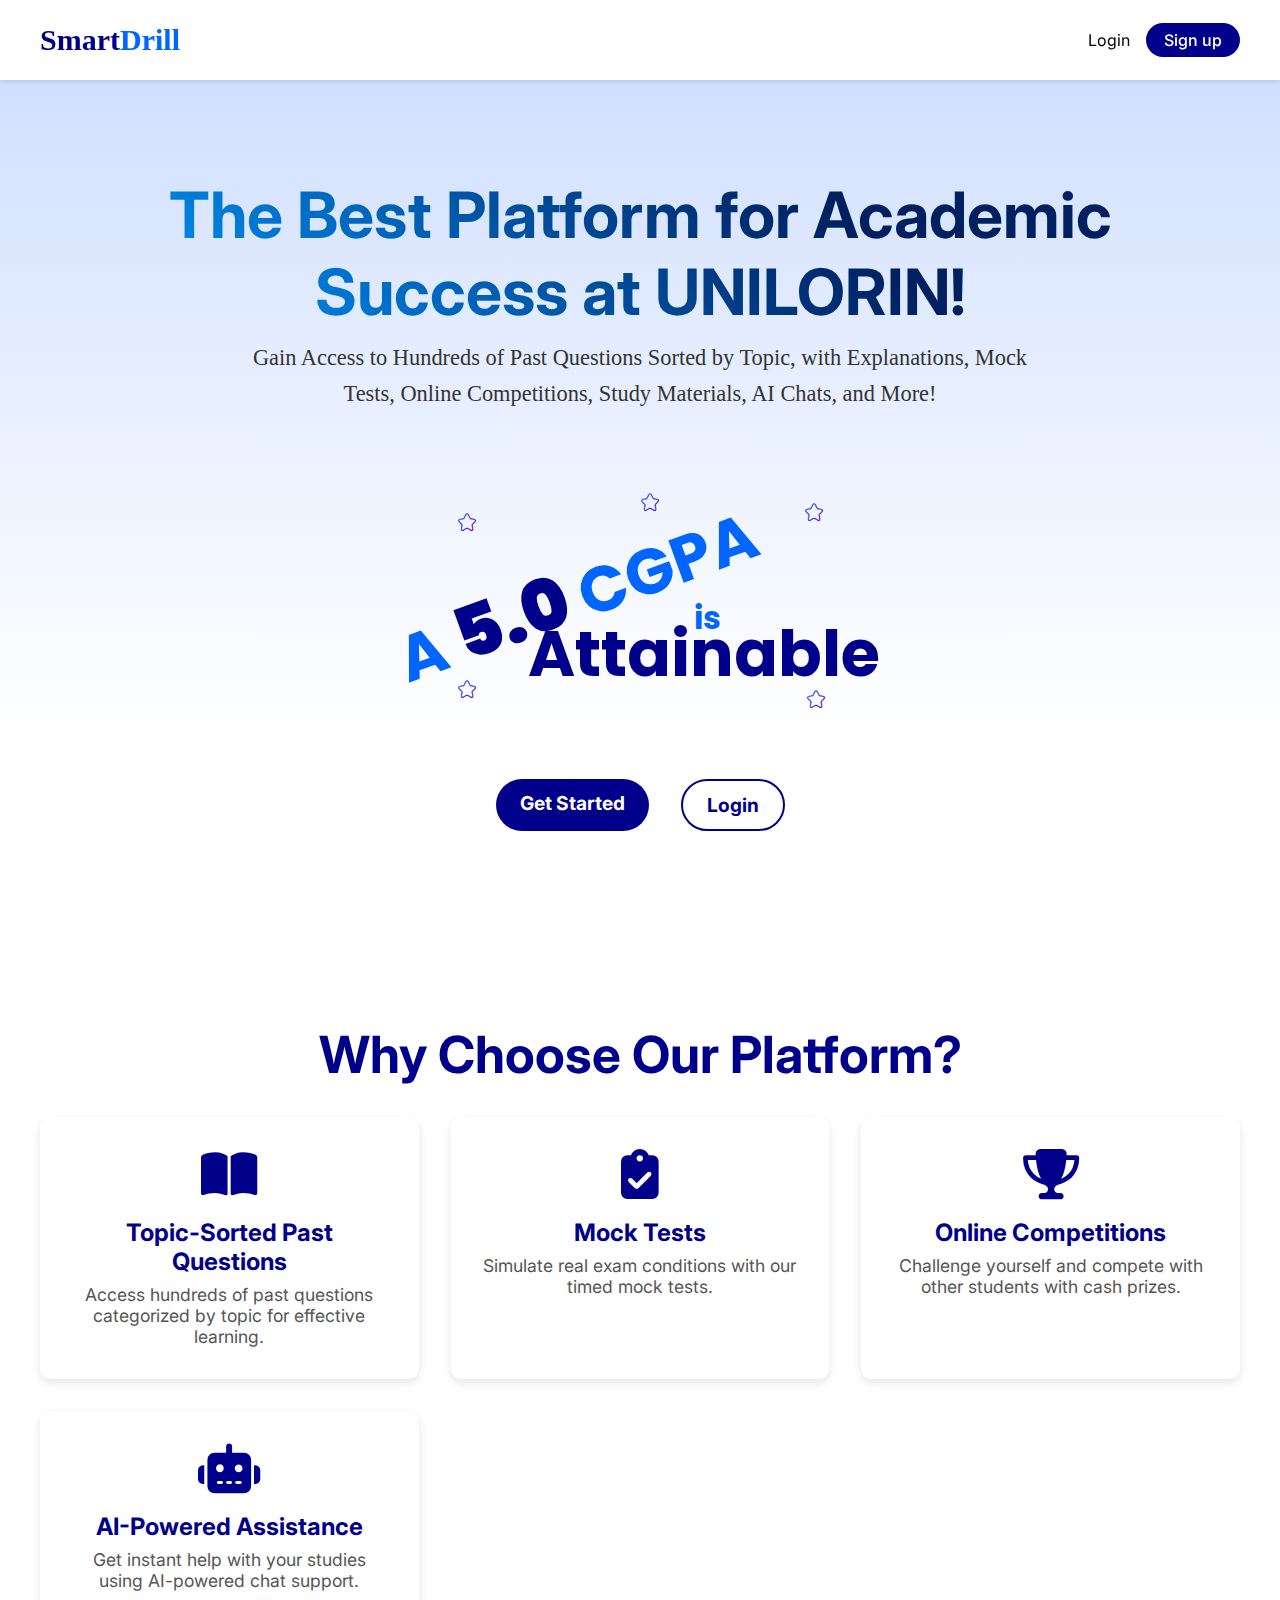
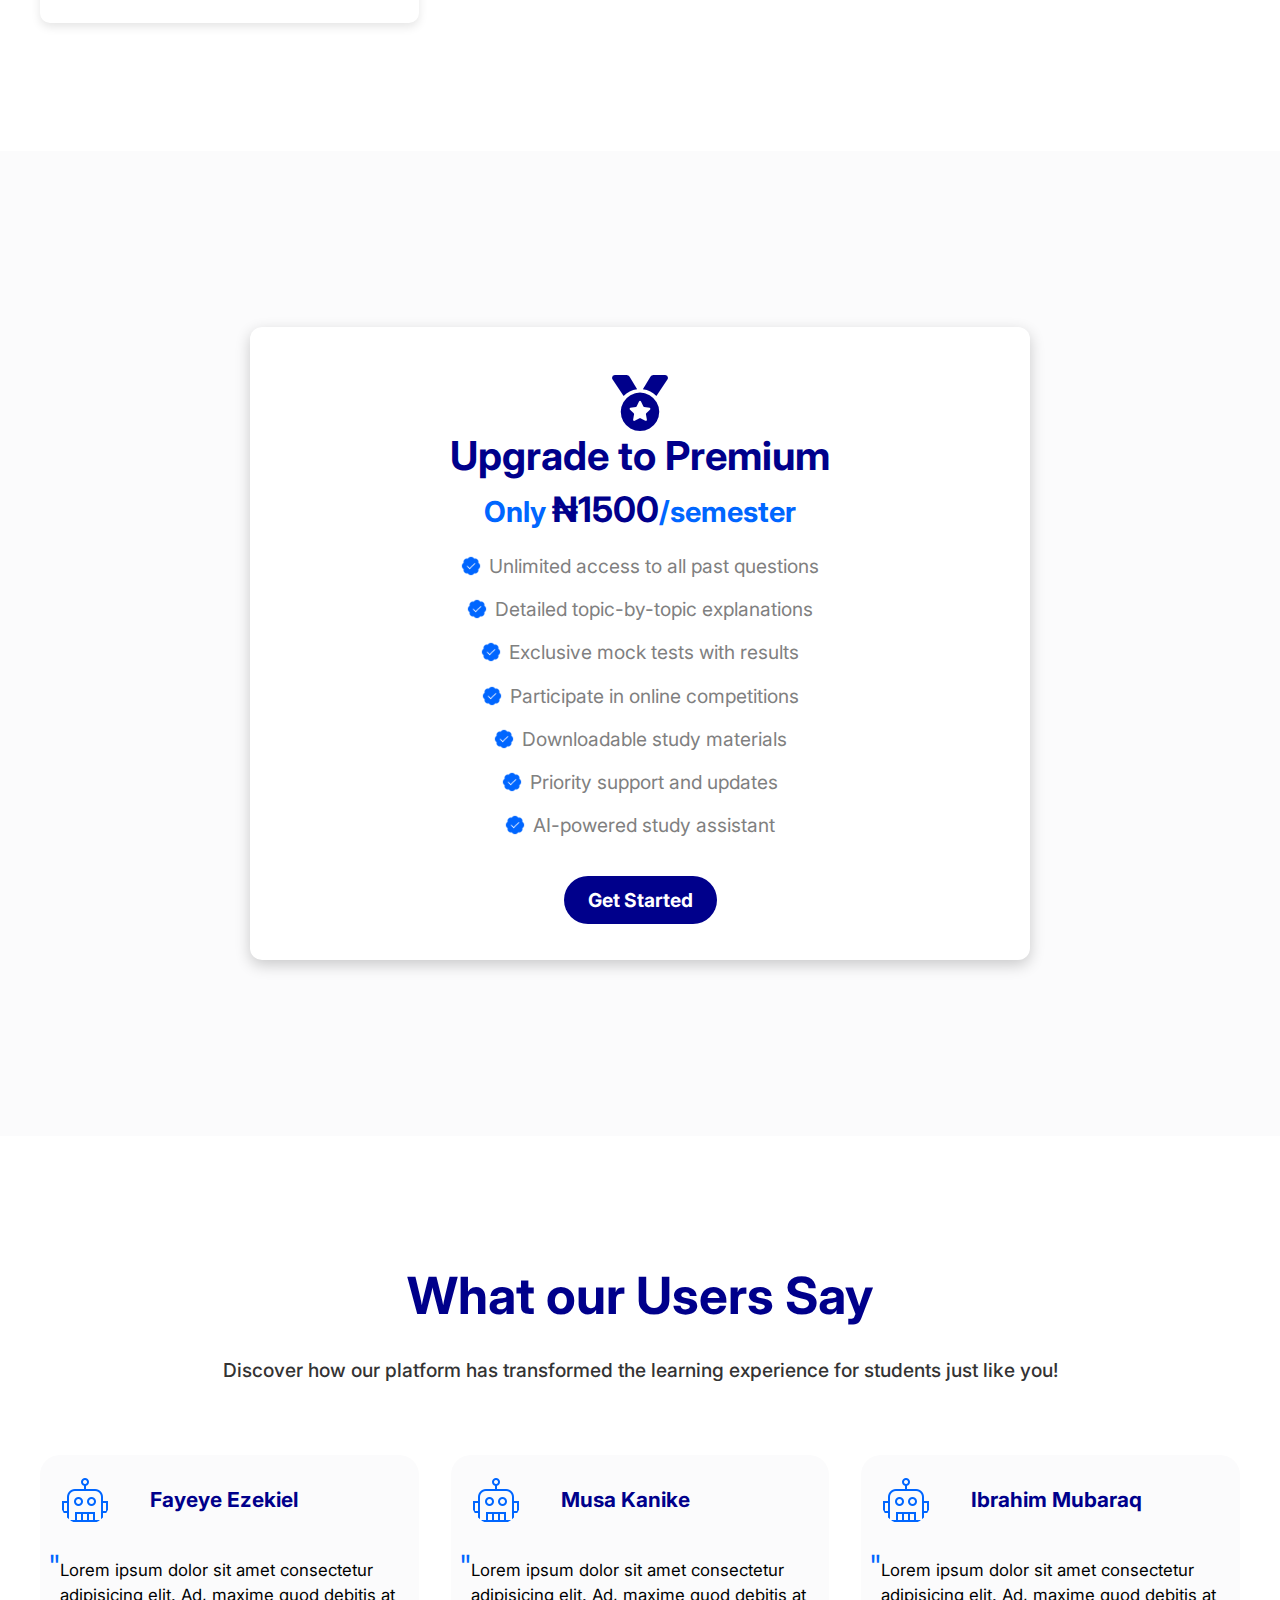
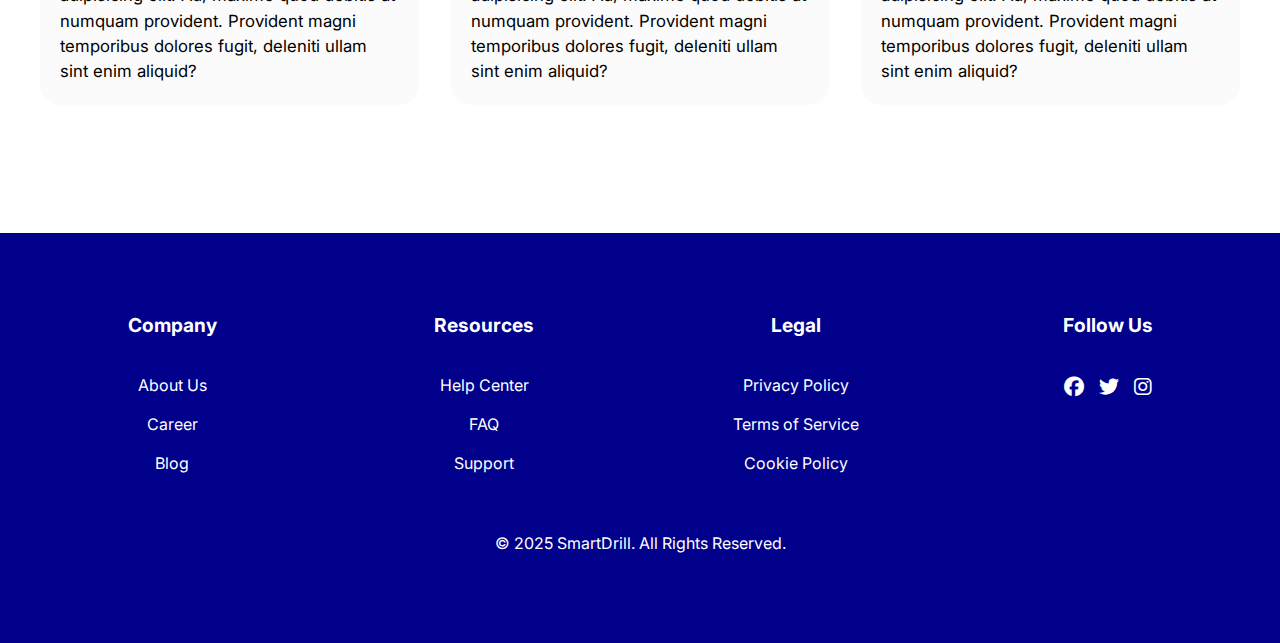
<file: index.html>
<!DOCTYPE html>
<html lang="en">

<head>
    <meta charset="UTF-8">
    <meta name="viewport" content="width=device-width, initial-scale=1.0">
    <title>Smart Drill Landing Page</title>
    <link rel="preconnect" href="https://fonts.googleapis.com">
    <link rel="preconnect" href="https://fonts.gstatic.com" crossorigin>
    <link
        href="https://fonts.googleapis.com/css2?family=Inter:ital,opsz,wght@0,14..32,100..900;1,14..32,100..900&family=Poppins:ital,wght@0,100;0,200;0,300;0,400;0,500;0,600;0,700;0,800;0,900;1,100;1,200;1,300;1,400;1,500;1,600;1,700;1,800;1,900&family=Roboto:ital,wght@0,100;0,300;0,400;0,500;0,700;0,900;1,100;1,300;1,400;1,500;1,700;1,900&display=swap"
        rel="stylesheet">
    <link href="https://fonts.googleapis.com/css2?family=Orbitron:wght@700&display=swap" rel="stylesheet">
    <link rel="preconnect" href="https://fonts.googleapis.com">
    <link rel="preconnect" href="https://fonts.gstatic.com" crossorigin>
    <link
        href="https://fonts.googleapis.com/css2?family=Inter:ital,opsz,wght@0,14..32,100..900;1,14..32,100..900&family=Poppins:ital,wght@0,100;0,200;0,300;0,400;0,500;0,600;0,700;0,800;0,900;1,100;1,200;1,300;1,400;1,500;1,600;1,700;1,800;1,900&family=Roboto:ital,wght@0,100;0,300;0,400;0,500;0,700;0,900;1,100;1,300;1,400;1,500;1,700;1,900&display=swap"
        rel="stylesheet">

    <link rel="stylesheet" href="https://cdnjs.cloudflare.com/ajax/libs/font-awesome/6.5.1/css/all.min.css">

    <link rel="stylesheet" href="style1.css">
    <script defer src="script.js"></script>
</head>

<body>
    <div class="container">

        <nav class="nav">
            <div class="logo">Smart<span class="drill">Drill</span></div>
            <div class="nav_cta-btn">
                <a class=" nav-login" href="#">Login</a>
                <a class="nav-signup" href="#">Sign up</a>
            </div>
        </nav>

        <header>
            <h1 class="caption">The Best Platform for Academic Success at UNILORIN!</h1>
            <p class="sub-caption">Gain Access to Hundreds of Past Questions Sorted by Topic, with Explanations, Mock Tests, Online
                Competitions, Study Materials, AI Chats, and More!</p>

            <div class="cgpa-container">

                <img src="star.png" class="star star-1">
                <img src="star.png" class="star star-2">
                <img src="star.png" class="star star-3">

                <div class="cgpa"> A <span class="highlight">5.0</span> CGPA</div>
                <div class="is">is</div>
                <div class="attainable">Attainable</div>


                <img src="star.png" class="star star-4">
                <img src="star.png" class="star star-5">
            </div>

            <div class="header-cta">
                <a href="signup.html" class="btn get-started-cta">Get Started</a>
                <a href="login.html" class="btn login-cta">Login</a>
            </div>
        </header>

        <section class="features">
            <h2 class="section-title features-title">Why Choose Our Platform?</h2>

            <div class="features-grid">
                <!-- Feature 1 -->
                <div class="feature-item">
                    <i class="fa-solid fa-book-open feature-icon"></i>
                    <h3>Topic-Sorted Past Questions</h3>
                    <p>Access hundreds of past questions categorized by topic for effective learning.</p>
                </div>

                <!-- Feature 2 -->
                <div class="feature-item">
                    <i class="fa-solid fa-clipboard-check feature-icon"></i>
                    <h3>Mock Tests</h3>
                    <p>Simulate real exam conditions with our timed mock tests.</p>
                </div>

                <!-- Feature 3 -->
                <div class="feature-item">
                    <i class="fa-solid fa-trophy feature-icon"></i>
                    <h3>Online Competitions</h3>
                    <p>Challenge yourself and compete with other students with cash prizes.</p>
                </div>

                <!-- Feature 4 -->
                <div class="feature-item">
                    <i class="fa-solid fa-robot feature-icon"></i>
                    <h3>AI-Powered Assistance</h3>
                    <p>Get instant help with your studies using AI-powered chat support.</p>
                </div>
            </div>
        </section>


        <section class="premium-section">
            <div class="premium-plan">
                <i class="fa-solid fa-medal premium-img"></i>
                <h2 class="premium-title">Upgrade to Premium</h2>
                <p class="premium-price">Only <span>₦1500</span>/semester</p>

                <ul class="premium-features">
                    <li><img src="check.png" alt="Check"> Unlimited access to all past questions</li>
                    <li><img src="check.png" alt="Check"> Detailed topic-by-topic explanations</li>
                    <li><img src="check.png" alt="Check"> Exclusive mock tests with results</li>
                    <li><img src="check.png" alt="Check"> Participate in online competitions</li>
                    <li><img src="check.png" alt="Check"> Downloadable study materials</li>
                    <li><img src="check.png" alt="Check"> Priority support and updates</li>
                    <li><img src="check.png" alt="Check"> AI-powered study assistant</li>

                </ul>

                <a href="signup.html" class="btn premium-btn">Get Started</a>

            </div>
        </section>

        <section class="test-section">
            <div class="test-head">
                <div class="section-title test-title">What our Users Say</div>
                <p>Discover how our platform has transformed the learning experience for students just like you! </p>
            </div>
            <div class="tests">
                <div class="single-test">
                    <div class="single-test-head">
                        <img src="ai.png" alt="">
                        <h3>Fayeye Ezekiel</h3>
                    </div>
                    <div class="test-body">
                        <span class="quote">"</span>Lorem ipsum dolor sit amet consectetur adipisicing elit. Ad, maxime
                        quod debitis at numquam provident. Provident magni temporibus dolores fugit, deleniti ullam sint
                        enim aliquid?
                    </div>
                </div>

                <div class="single-test">
                    <div class="single-test-head">
                        <img src="ai.png" alt="">
                        <h3>Musa Kanike</h3>
                    </div>
                    <div class="test-body">
                        <span class="quote">"</span>Lorem ipsum dolor sit amet consectetur adipisicing elit. Ad, maxime
                        quod debitis at numquam provident. Provident magni temporibus dolores fugit, deleniti ullam sint
                        enim aliquid?
                    </div>
                </div>

                <div class="single-test">
                    <div class="single-test-head">
                        <img src="ai.png" alt="">
                        <h3>Ibrahim Mubaraq</h3>
                    </div>
                    <div class="test-body">
                        <span class="quote">"</span>Lorem ipsum dolor sit amet consectetur adipisicing elit. Ad, maxime
                        quod debitis at numquam provident. Provident magni temporibus dolores fugit, deleniti ullam sint
                        enim aliquid?
                    </div>
                </div>
            </div>


        </section>


        <footer>
            <div class="footer-container">
                <div class="footer-column">
                    <h3>Company</h3>
                    <ul>
                        <li><a href="#">About Us</a></li>
                        <li><a href="#">Career</a></li>
                        <li><a href="#">Blog</a></li>
                    </ul>
                </div>

                <div class="footer-column">
                    <h3>Resources</h3>
                    <ul>
                        <li><a href="#">Help Center</a></li>
                        <li><a href="#">FAQ</a></li>
                        <li><a href="#">Support</a></li>
                    </ul>
                </div>

                <div class="footer-column">
                    <h3>Legal</h3>
                    <ul>
                        <li><a href="#">Privacy Policy</a></li>
                        <li><a href="#">Terms of Service</a></li>
                        <li><a href="#">Cookie Policy</a></li>
                    </ul>
                </div>

                <div class="footer-column">
                    <h3>Follow Us</h3>
                    <div class="social-icons">
                        <a href="#"><i class="fab fa-facebook"></i></a>
                        <a href="#"><i class="fab fa-twitter"></i></a>
                        <a href="#"><i class="fab fa-instagram"></i></a>
                    </div>
                </div>
            </div>

            <div class="footer-bottom">
                <p>&copy; 2025 SmartDrill. All Rights Reserved.</p>
            </div>
        </footer>

    </div>

</body>

</html>
</file>
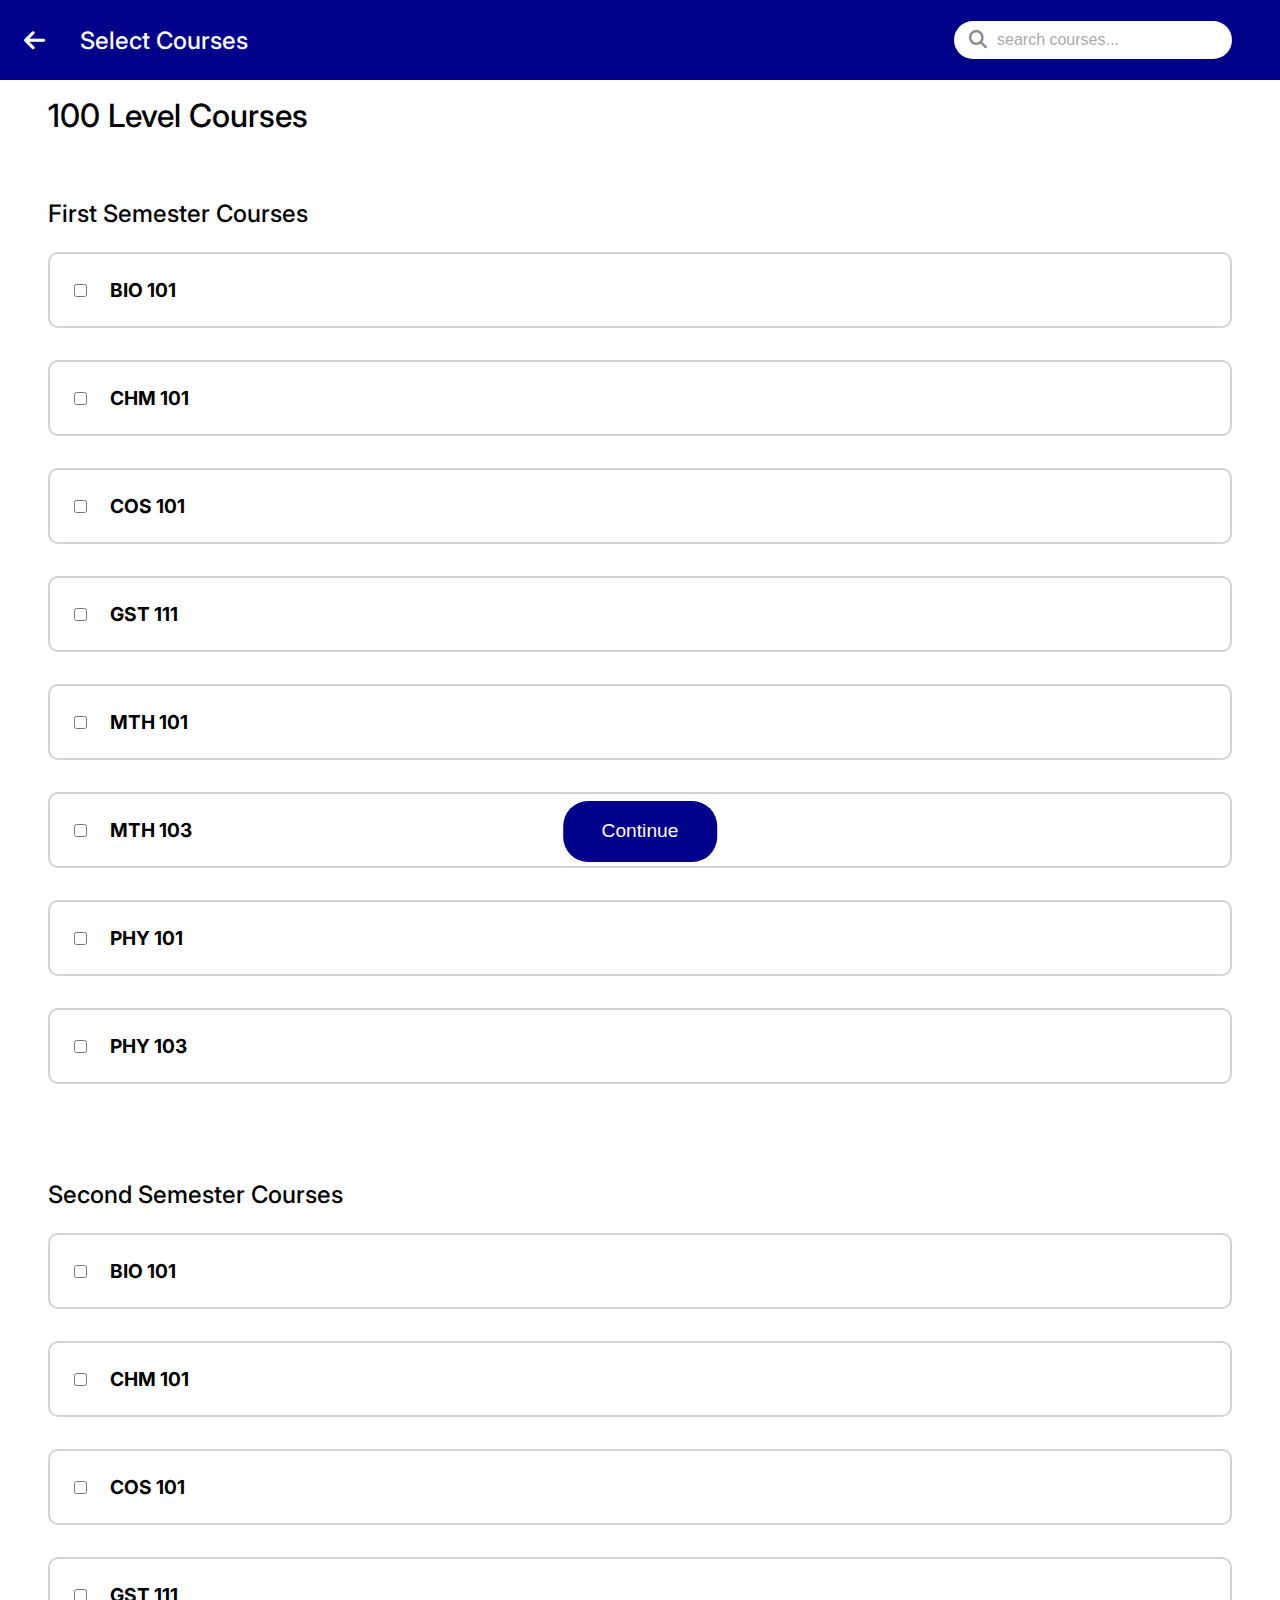
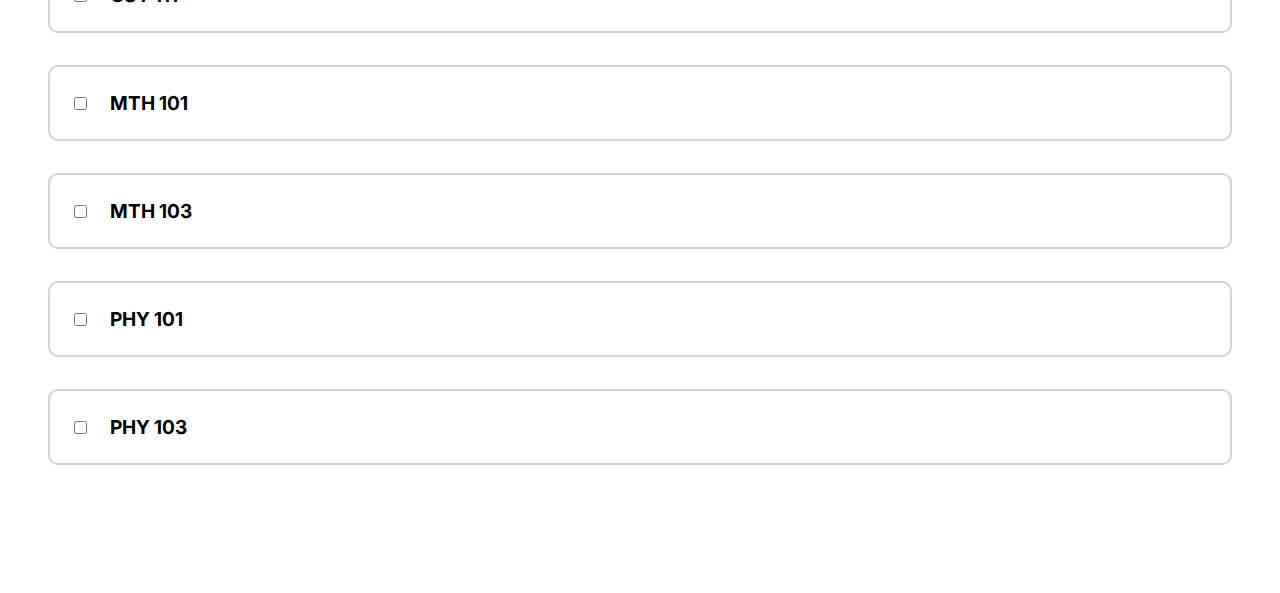
<file: topic-selection.html>
<!DOCTYPE html>
<html lang="en">

<head>
    <meta charset="UTF-8">
    <meta name="viewport" content="width=device-width, initial-scale=1.0">
    <title>SmartDrill</title>
    <link rel="stylesheet" href="topic-selection.css">
    <script defer src="topic-selection.js"></script>
    <link rel="stylesheet" href="https://cdnjs.cloudflare.com/ajax/libs/font-awesome/6.5.1/css/all.min.css">
    <link
        href="https://fonts.googleapis.com/css2?family=Inter:ital,opsz,wght@0,14..32,100..900;1,14..32,100..900&family=Poppins:ital,wght@0,100;0,200;0,300;0,400;0,500;0,600;0,700;0,800;0,900;1,100;1,200;1,300;1,400;1,500;1,600;1,700;1,800;1,900&family=Roboto:ital,wght@0,100;0,300;0,400;0,500;0,700;0,900;1,100;1,300;1,400;1,500;1,700;1,900&display=swap"
        rel="stylesheet">

</head>

<body>
    <button class="start-btn">Continue</button>
    <nav>
        <a href="#" class="back-btn"><i class="fa fa-arrow-left"></i></a>
        <div class="nav-title">Select Courses</div>
        <div class="search-container">
            <i class="fas fa-search search-icon"></i>
            <input class="search" type="search" placeholder="search courses...">
        </div>
    </nav>

    <header>
        <div class="header-caption">100 Level Courses</div>
    </header>

    <section class="section section-1">
        <div class="section-title">First Semester Courses</div>
        <div class="courses">
            <div class="single-course">
                <div class="course-name"> <span class="select"><input type="checkbox" name="subjects"
                            value="bio101"></span>BIO 101</div>
                <div class="course-body">

                    <div class="course-year">
                        <div class="label label-year"><span class="label-icon"><i
                                    class="fa-solid fa-calendar-days"></i></span>Year</div>
                        <div class="dropdown-selected year-dropdown">Select Year</div>
                        <div class="dropdown-options">
                            <div data-value="2019">2019</div>
                            <div data-value="2020">2020</div>
                            <div data-value="2021">2021</div>
                            <div data-value="2022">2022</div>
                            <div data-value="2023">2023</div>
                            <div data-value="2024">2024</div>
                            <div data-value="2025">2025</div>
                            <div data-value="All">Random</div>
                        </div>
                    </div>

                    <div class="course-question-no">
                        <div class="label label-question"><span class="label-icon"><i class="fa-solid fa-list"></i>
                            </span>Question</div>

                    
                        <div class="dropdown-selected question-dropdown">Select Question</div>
                        <div class="dropdown-options">
                            <div data-value="10">10</div>
                            <div data-value="25">25</div>
                            <div data-value="30">30</div>
                            <div data-value="50">50</div>
                            <div data-value="60">60</div>
                            <div data-value="70">70</div>
                        </div>
                    </div>
                    <div class="course-topic">
                        <div class="label label-topic"><span class="label-icon"><i
                                    class="fa-solid fa-window-maximize"></i>
                            </span>Topic
                        </div>

                        <div class="dropdown-selected">All</div>
                        <div class="dropdown-options topic-dropdown">
                            <div data-value="All">All</div>
                            <div data-value="Electricity and Magnetism">Lorem ipsum dolor sit amet consectetur adipisicing elit.</div>
                            <div data-value="topic2">Lorem ipsum dolor sit amet consectetur adipisicing elit.</div>
                            <div data-value="topic3">Lorem ipsum dolor sit amet consectetur adipisicing elit.</div>
                            <div data-value="topic4">Lorem ipsum dolor sit amet consectetur adipisicing elit.</div>
                            <div data-value="topic5">Lorem ipsum dolor sit amet consectetur adipisicing elit.</div>
                            <div data-value="topic6">Lorem ipsum dolor sit amet consectetur adipisicing elit.</div>
                            <div data-value="topic7">Lorem ipsum dolor sit amet consectetur adipisicing elit.</div>
                            <div data-value="topic8">Lorem ipsum dolor sit amet consectetur adipisicing elit.</div>
                            <div data-value="topic9">Lorem ipsum dolor sit amet consectetur adipisicing elit.</div>
                            <div data-value="topic10">Lorem ipsum dolor sit amet consectetur adipisicing elit.</div>
                            <div data-value="topic11">Lorem ipsum dolor sit amet consectetur adipisicing elit.</div>
                            <div data-value="topic12">Lorem ipsum dolor sit amet consectetur adipisicing elit.</div>
                            <div data-value="topic13">Lorem ipsum dolor sit amet consectetur adipisicing elit.</div>
                            <div data-value="topic14">Lorem ipsum dolor sit amet consectetur adipisicing elit.</div>
                            <div data-value="topic15">Lorem ipsum dolor sit amet consectetur adipisicing elit.</div>
                        </div>
                    </div>
                </div>

            </div>


            <div class="single-course">
                <div class="course-name"> <span class="select"><input type="checkbox" name="subjects"
                            value="bio101"></span>CHM 101</div>
                <div class="course-body">

                    <div class="course-year">
                        <div class="label label-year"><span class="label-icon"><i
                                    class="fa-solid fa-calendar-days"></i></span>Year</div>

                        <div class="dropdown-selected year-dropdown">Select Year</div>
                        <div class="dropdown-options">
                            <div data-value="2019">2019</div>
                            <div data-value="2020">2020</div>
                            <div data-value="2021">2021</div>
                            <div data-value="2022">2022</div>
                            <div data-value="2023">2023</div>
                            <div data-value="2024">2024</div>
                            <div data-value="2025">2025</div>
                            <div data-value="All">Random</div>
                        </div>
                    </div>

                    <div class="course-question-no">
                        <div class="label label-question"><span class="label-icon"><i class="fa-solid fa-list"></i>
                            </span>Question</div>

                        <div class="dropdown-selected question-dropdown">Select Question</div>
                        <div class="dropdown-options">
                            <div data-value="10">10</div>
                            <div data-value="25">25</div>
                            <div data-value="30">30</div>
                            <div data-value="50">50</div>
                            <div data-value="60">60</div>
                            <div data-value="70">70</div>
                        </div>
                    </div>
                    <div class="course-topic">
                        <div class="label label-topic"><span class="label-icon"><i
                                    class="fa-solid fa-window-maximize"></i>
                            </span>Topic
                        </div>

                        <div class="dropdown-selected">All</div>
                        <div class="dropdown-options topic-dropdown">
                            <div data-value="All">All</div>
                            <div data-value="topic1">Lorem ipsum dolor sit amet consectetur adipisicing elit.</div>
                            <div data-value="topic2">Lorem ipsum dolor sit amet consectetur adipisicing elit.</div>
                            <div data-value="topic3">Lorem ipsum dolor sit amet consectetur adipisicing elit.</div>
                            <div data-value="topic4">Lorem ipsum dolor sit amet consectetur adipisicing elit.</div>
                            <div data-value="topic5">Lorem ipsum dolor sit amet consectetur adipisicing elit.</div>
                            <div data-value="topic6">Lorem ipsum dolor sit amet consectetur adipisicing elit.</div>
                            <div data-value="topic7">Lorem ipsum dolor sit amet consectetur adipisicing elit.</div>
                            <div data-value="topic8">Lorem ipsum dolor sit amet consectetur adipisicing elit.</div>
                            <div data-value="topic9">Lorem ipsum dolor sit amet consectetur adipisicing elit.</div>
                            <div data-value="topic10">Lorem ipsum dolor sit amet consectetur adipisicing elit.</div>
                            <div data-value="topic11">Lorem ipsum dolor sit amet consectetur adipisicing elit.</div>
                            <div data-value="topic12">Lorem ipsum dolor sit amet consectetur adipisicing elit.</div>
                            <div data-value="topic13">Lorem ipsum dolor sit amet consectetur adipisicing elit.</div>
                            <div data-value="topic14">Lorem ipsum dolor sit amet consectetur adipisicing elit.</div>
                            <div data-value="topic15">Lorem ipsum dolor sit amet consectetur adipisicing elit.</div>
                        </div>
                    </div>
                </div>

            </div>



            <div class="single-course">
                <div class="course-name"> <span class="select"><input type="checkbox" name="subjects"
                            value="bio101"></span>COS 101</div>
                <div class="course-body">

                    <div class="course-year">
                        <div class="label label-year"><span class="label-icon"><i
                                    class="fa-solid fa-calendar-days"></i></span>Year</div>

                        <div class="dropdown-selected year-dropdown">Select Year</div>
                        <div class="dropdown-options">
                            <div data-value="2019">2019</div>
                            <div data-value="2020">2020</div>
                            <div data-value="2021">2021</div>
                            <div data-value="2022">2022</div>
                            <div data-value="2023">2023</div>
                            <div data-value="2024">2024</div>
                            <div data-value="2025">2025</div>
                            <div data-value="All">Random</div>
                        </div>
                    </div>

                    <div class="course-question-no">
                        <div class="label label-question"><span class="label-icon"><i class="fa-solid fa-list"></i>
                            </span>Question</div>

                
                        <div class="dropdown-selected question-dropdown">Select Question</div>
                        <div class="dropdown-options">
                            <div data-value="10">10</div>
                            <div data-value="25">25</div>
                            <div data-value="30">30</div>
                            <div data-value="50">50</div>
                            <div data-value="60">60</div>
                            <div data-value="70">70</div>
                        </div>
                    </div>
                    <div class="course-topic">
                        <div class="label label-topic"><span class="label-icon"><i
                                    class="fa-solid fa-window-maximize"></i>
                            </span>Topic
                        </div>

                    

                        <div class="dropdown-selected">All</div>
                        <div class="dropdown-options topic-dropdown">
                            <div data-value="All">All</div>
                            <div data-value="topic1">Lorem ipsum dolor sit amet consectetur adipisicing elit.</div>
                            <div data-value="topic2">Lorem ipsum dolor sit amet consectetur adipisicing elit.</div>
                            <div data-value="topic3">Lorem ipsum dolor sit amet consectetur adipisicing elit.</div>
                            <div data-value="topic4">Lorem ipsum dolor sit amet consectetur adipisicing elit.</div>
                            <div data-value="topic5">Lorem ipsum dolor sit amet consectetur adipisicing elit.</div>
                            <div data-value="topic6">Lorem ipsum dolor sit amet consectetur adipisicing elit.</div>
                            <div data-value="topic7">Lorem ipsum dolor sit amet consectetur adipisicing elit.</div>
                            <div data-value="topic8">Lorem ipsum dolor sit amet consectetur adipisicing elit.</div>
                            <div data-value="topic9">Lorem ipsum dolor sit amet consectetur adipisicing elit.</div>
                            <div data-value="topic10">Lorem ipsum dolor sit amet consectetur adipisicing elit.</div>
                            <div data-value="topic11">Lorem ipsum dolor sit amet consectetur adipisicing elit.</div>
                            <div data-value="topic12">Lorem ipsum dolor sit amet consectetur adipisicing elit.</div>
                            <div data-value="topic13">Lorem ipsum dolor sit amet consectetur adipisicing elit.</div>
                            <div data-value="topic14">Lorem ipsum dolor sit amet consectetur adipisicing elit.</div>
                            <div data-value="topic15">Lorem ipsum dolor sit amet consectetur adipisicing elit.</div>
                        </div>
                    </div>
                </div>

            </div>



            <div class="single-course">
                <div class="course-name"> <span class="select"><input type="checkbox" name="subjects"
                            value="bio101"></span>GST 111</div>
                <div class="course-body">

                    <div class="course-year">
                        <div class="label label-year"><span class="label-icon"><i
                                    class="fa-solid fa-calendar-days"></i></span>Year</div>

                        <div class="dropdown-selected year-dropdown">Select Year</div>
                        <div class="dropdown-options">
                            <div data-value="2019">2019</div>
                            <div data-value="2020">2020</div>
                            <div data-value="2021">2021</div>
                            <div data-value="2022">2022</div>
                            <div data-value="2023">2023</div>
                            <div data-value="2024">2024</div>
                            <div data-value="2025">2025</div>
                            <div data-value="All">Random</div>
                        </div>
                    </div>

                    <div class="course-question-no">
                        <div class="label label-question"><span class="label-icon"><i class="fa-solid fa-list"></i>
                            </span>Question</div>

                        <div class="dropdown-selected question-dropdown">Select Question</div>
                        <div class="dropdown-options">
                            <div data-value="10">10</div>
                            <div data-value="25">25</div>
                            <div data-value="30">30</div>
                            <div data-value="50">50</div>
                            <div data-value="60">60</div>
                            <div data-value="70">70</div>
                        </div>
                    </div>
                    <div class="course-topic">
                        <div class="label label-topic"><span class="label-icon"><i
                                    class="fa-solid fa-window-maximize"></i>
                            </span>Topic
                        </div>


                        <div class="dropdown-selected">All</div>
                        <div class="dropdown-options topic-dropdown">
                            <div data-value="All">All</div>
                            <div data-value="topic1">Lorem ipsum dolor sit amet consectetur adipisicing elit.</div>
                            <div data-value="topic2">Lorem ipsum dolor sit amet consectetur adipisicing elit.</div>
                            <div data-value="topic3">Lorem ipsum dolor sit amet consectetur adipisicing elit.</div>
                            <div data-value="topic4">Lorem ipsum dolor sit amet consectetur adipisicing elit.</div>
                            <div data-value="topic5">Lorem ipsum dolor sit amet consectetur adipisicing elit.</div>
                            <div data-value="topic6">Lorem ipsum dolor sit amet consectetur adipisicing elit.</div>
                            <div data-value="topic7">Lorem ipsum dolor sit amet consectetur adipisicing elit.</div>
                            <div data-value="topic8">Lorem ipsum dolor sit amet consectetur adipisicing elit.</div>
                            <div data-value="topic9">Lorem ipsum dolor sit amet consectetur adipisicing elit.</div>
                            <div data-value="topic10">Lorem ipsum dolor sit amet consectetur adipisicing elit.</div>
                            <div data-value="topic11">Lorem ipsum dolor sit amet consectetur adipisicing elit.</div>
                            <div data-value="topic12">Lorem ipsum dolor sit amet consectetur adipisicing elit.</div>
                            <div data-value="topic13">Lorem ipsum dolor sit amet consectetur adipisicing elit.</div>
                            <div data-value="topic14">Lorem ipsum dolor sit amet consectetur adipisicing elit.</div>
                            <div data-value="topic15">Lorem ipsum dolor sit amet consectetur adipisicing elit.</div>
                        </div>
                    </div>

                </div>
            </div>



            <div class="single-course">
                <div class="course-name"> <span class="select"><input type="checkbox" name="subjects"
                            value="bio101"></span>MTH 101</div>
                <div class="course-body">

                    <div class="course-year">
                        <div class="label label-year"><span class="label-icon"><i
                                    class="fa-solid fa-calendar-days"></i></span>Year</div>

                        <div class="dropdown-selected year-dropdown">Select Year</div>
                        <div class="dropdown-options">
                            <div data-value="2019">2019</div>
                            <div data-value="2020">2020</div>
                            <div data-value="2021">2021</div>
                            <div data-value="2022">2022</div>
                            <div data-value="2023">2023</div>
                            <div data-value="2024">2024</div>
                            <div data-value="2025">2025</div>
                            <div data-value="All">Random</div>
                        </div>
                    </div>

                    <div class="course-question-no">
                        <div class="label label-question"><span class="label-icon"><i class="fa-solid fa-list"></i>
                            </span>Question</div>
                        <div class="dropdown-selected question-dropdown">Select Question</div>
                        <div class="dropdown-options">
                            <div data-value="10">10</div>
                            <div data-value="25">25</div>
                            <div data-value="30">30</div>
                            <div data-value="50">50</div>
                            <div data-value="60">60</div>
                            <div data-value="70">70</div>
                        </div>
                    </div>
                    <div class="course-topic">
                        <div class="label label-topic"><span class="label-icon"><i
                                    class="fa-solid fa-window-maximize"></i>
                            </span>Topic
                        </div>

                      
                        <div class="dropdown-selected">All</div>
                        <div class="dropdown-options topic-dropdown">
                            <div data-value="All">All</div>
                            <div data-value="topic1">Lorem ipsum dolor sit amet consectetur adipisicing elit.</div>
                            <div data-value="topic2">Lorem ipsum dolor sit amet consectetur adipisicing elit.</div>
                            <div data-value="topic3">Lorem ipsum dolor sit amet consectetur adipisicing elit.</div>
                            <div data-value="topic4">Lorem ipsum dolor sit amet consectetur adipisicing elit.</div>
                            <div data-value="topic5">Lorem ipsum dolor sit amet consectetur adipisicing elit.</div>
                            <div data-value="topic6">Lorem ipsum dolor sit amet consectetur adipisicing elit.</div>
                            <div data-value="topic7">Lorem ipsum dolor sit amet consectetur adipisicing elit.</div>
                            <div data-value="topic8">Lorem ipsum dolor sit amet consectetur adipisicing elit.</div>
                            <div data-value="topic9">Lorem ipsum dolor sit amet consectetur adipisicing elit.</div>
                            <div data-value="topic10">Lorem ipsum dolor sit amet consectetur adipisicing elit.</div>
                            <div data-value="topic11">Lorem ipsum dolor sit amet consectetur adipisicing elit.</div>
                            <div data-value="topic12">Lorem ipsum dolor sit amet consectetur adipisicing elit.</div>
                            <div data-value="topic13">Lorem ipsum dolor sit amet consectetur adipisicing elit.</div>
                            <div data-value="topic14">Lorem ipsum dolor sit amet consectetur adipisicing elit.</div>
                            <div data-value="topic15">Lorem ipsum dolor sit amet consectetur adipisicing elit.</div>
                        </div>
                    </div>
                </div>

            </div>



            <div class="single-course">
                <div class="course-name"> <span class="select"><input type="checkbox" name="subjects"
                            value="bio101"></span>MTH 103</div>
                <div class="course-body">

                    <div class="course-year">
                        <div class="label label-year"><span class="label-icon"><i
                                    class="fa-solid fa-calendar-days"></i></span>Year</div>

                        <div class="dropdown-selected year-dropdown">Select Year</div>
                        <div class="dropdown-options">
                            <div data-value="2019">2019</div>
                            <div data-value="2020">2020</div>
                            <div data-value="2021">2021</div>
                            <div data-value="2022">2022</div>
                            <div data-value="2023">2023</div>
                            <div data-value="2024">2024</div>
                            <div data-value="2025">2025</div>
                            <div data-value="All">Random</div>
                        </div>
                    </div>

                    <div class="course-question-no">
                        <div class="label label-question"><span class="label-icon"><i class="fa-solid fa-list"></i>
                            </span>Question</div>

                        <div class="dropdown-selected question-dropdown">Select Question</div>
                        <div class="dropdown-options">
                            <div data-value="10">10</div>
                            <div data-value="25">25</div>
                            <div data-value="30">30</div>
                            <div data-value="50">50</div>
                            <div data-value="60">60</div>
                            <div data-value="70">70</div>
                        </div>
                    </div>
                    <div class="course-topic">
                        <div class="label label-topic"><span class="label-icon"><i
                                    class="fa-solid fa-window-maximize"></i>
                            </span>Topic
                        </div>

                    

                        <div class="dropdown-selected">All</div>
                        <div class="dropdown-options topic-dropdown">
                            <div data-value="All">All</div>
                            <div data-value="topic1">Lorem ipsum dolor sit amet consectetur adipisicing elit.</div>
                            <div data-value="topic2">Lorem ipsum dolor sit amet consectetur adipisicing elit.</div>
                            <div data-value="topic3">Lorem ipsum dolor sit amet consectetur adipisicing elit.</div>
                            <div data-value="topic4">Lorem ipsum dolor sit amet consectetur adipisicing elit.</div>
                            <div data-value="topic5">Lorem ipsum dolor sit amet consectetur adipisicing elit.</div>
                            <div data-value="topic6">Lorem ipsum dolor sit amet consectetur adipisicing elit.</div>
                            <div data-value="topic7">Lorem ipsum dolor sit amet consectetur adipisicing elit.</div>
                            <div data-value="topic8">Lorem ipsum dolor sit amet consectetur adipisicing elit.</div>
                            <div data-value="topic9">Lorem ipsum dolor sit amet consectetur adipisicing elit.</div>
                            <div data-value="topic10">Lorem ipsum dolor sit amet consectetur adipisicing elit.</div>
                            <div data-value="topic11">Lorem ipsum dolor sit amet consectetur adipisicing elit.</div>
                            <div data-value="topic12">Lorem ipsum dolor sit amet consectetur adipisicing elit.</div>
                            <div data-value="topic13">Lorem ipsum dolor sit amet consectetur adipisicing elit.</div>
                            <div data-value="topic14">Lorem ipsum dolor sit amet consectetur adipisicing elit.</div>
                            <div data-value="topic15">Lorem ipsum dolor sit amet consectetur adipisicing elit.</div>
                        </div>
                    </div>
                </div>

            </div>



        <div class="single-course">
            <div class="course-name"> <span class="select"><input type="checkbox" name="subjects"
                        value="bio101"></span>PHY 101</div>
            <div class="course-body">
                <div class="course-year">
                    <div class="label label-year"><span class="label-icon"><i
                                class="fa-solid fa-calendar-days"></i></span>Year</div>

                    <div class="dropdown-selected year-dropdown">Select Year</div>
                    <div class="dropdown-options">
                        <div data-value="2019">2019</div>
                        <div data-value="2020">2020</div>
                        <div data-value="2021">2021</div>
                        <div data-value="2022">2022</div>
                        <div data-value="2023">2023</div>
                        <div data-value="2024">2024</div>
                        <div data-value="2025">2025</div>
                        <div data-value="All">Random</div>
                    </div>
                </div>

                <div class="course-question-no">
                    <div class="label label-question"><span class="label-icon"><i class="fa-solid fa-list"></i>
                        </span>Question</div>

                    <div class="dropdown-selected question-dropdown">Select Question</div>
                    <div class="dropdown-options">
                        <div data-value="10">10</div>
                        <div data-value="25">25</div>
                        <div data-value="30">30</div>
                        <div data-value="50">50</div>
                        <div data-value="60">60</div>
                        <div data-value="70">70</div>
                    </div>
                </div>
                <div class="course-topic">
                    <div class="label label-topic"><span class="label-icon"><i class="fa-solid fa-window-maximize"></i>
                        </span>Topic
                    </div>


                    <div class="dropdown-selected">All</div>
                    <div class="dropdown-options topic-dropdown">
                        <div data-value="All">All</div>
                        <div data-value="topic1">Lorem ipsum dolor sit amet consectetur adipisicing elit.</div>
                        <div data-value="topic2">Lorem ipsum dolor sit amet consectetur adipisicing elit.</div>
                        <div data-value="topic3">Lorem ipsum dolor sit amet consectetur adipisicing elit.</div>
                        <div data-value="topic4">Lorem ipsum dolor sit amet consectetur adipisicing elit.</div>
                        <div data-value="topic5">Lorem ipsum dolor sit amet consectetur adipisicing elit.</div>
                        <div data-value="topic6">Lorem ipsum dolor sit amet consectetur adipisicing elit.</div>
                        <div data-value="topic7">Lorem ipsum dolor sit amet consectetur adipisicing elit.</div>
                        <div data-value="topic8">Lorem ipsum dolor sit amet consectetur adipisicing elit.</div>
                        <div data-value="topic9">Lorem ipsum dolor sit amet consectetur adipisicing elit.</div>
                        <div data-value="topic10">Lorem ipsum dolor sit amet consectetur adipisicing elit.</div>
                        <div data-value="topic11">Lorem ipsum dolor sit amet consectetur adipisicing elit.</div>
                        <div data-value="topic12">Lorem ipsum dolor sit amet consectetur adipisicing elit.</div>
                        <div data-value="topic13">Lorem ipsum dolor sit amet consectetur adipisicing elit.</div>
                        <div data-value="topic14">Lorem ipsum dolor sit amet consectetur adipisicing elit.</div>
                        <div data-value="topic15">Lorem ipsum dolor sit amet consectetur adipisicing elit.</div>
                    </div>
                </div>
            </div>
        </div>




        <div class="single-course">
            <div class="course-name"> <span class="select"><input type="checkbox" name="subjects"
                        value="bio101"></span>PHY 103</div>
            <div class="course-body">
                <div class="course-year">
                    <div class="label label-year"><span class="label-icon"><i
                                class="fa-solid fa-calendar-days"></i></span>Year</div>

                    <div class="dropdown-selected year-dropdown">Select Year</div>
                    <div class="dropdown-options">
                        <div data-value="2019">2019</div>
                        <div data-value="2020">2020</div>
                        <div data-value="2021">2021</div>
                        <div data-value="2022">2022</div>
                        <div data-value="2023">2023</div>
                        <div data-value="2024">2024</div>
                        <div data-value="2025">2025</div>
                        <div data-value="All">Random</div>
                    </div>
                </div>

                <div class="course-question-no">
                    <div class="label label-question"><span class="label-icon"><i class="fa-solid fa-list"></i>
                        </span>Question</div>

              
                    <div class="dropdown-selected question-dropdown">Select Question</div>
                    <div class="dropdown-options">
                        <div data-value="10">10</div>
                        <div data-value="25">25</div>
                        <div data-value="30">30</div>
                        <div data-value="50">50</div>
                        <div data-value="60">60</div>
                        <div data-value="70">70</div>
                    </div>
                </div>
                <div class="course-topic">
                    <div class="label label-topic"><span class="label-icon"><i class="fa-solid fa-window-maximize"></i>
                        </span>Topic
                    </div>

               

                    <div class="dropdown-selected">All</div>
                    <div class="dropdown-options topic-dropdown">
                        <div data-value="All">All</div>
                        <div data-value="topic1">Lorem ipsum dolor sit amet consectetur adipisicing elit.</div>
                        <div data-value="topic2">Lorem ipsum dolor sit amet consectetur adipisicing elit.</div>
                        <div data-value="topic3">Lorem ipsum dolor sit amet consectetur adipisicing elit.</div>
                        <div data-value="topic4">Lorem ipsum dolor sit amet consectetur adipisicing elit.</div>
                        <div data-value="topic5">Lorem ipsum dolor sit amet consectetur adipisicing elit.</div>
                        <div data-value="topic6">Lorem ipsum dolor sit amet consectetur adipisicing elit.</div>
                        <div data-value="topic7">Lorem ipsum dolor sit amet consectetur adipisicing elit.</div>
                        <div data-value="topic8">Lorem ipsum dolor sit amet consectetur adipisicing elit.</div>
                        <div data-value="topic9">Lorem ipsum dolor sit amet consectetur adipisicing elit.</div>
                        <div data-value="topic10">Lorem ipsum dolor sit amet consectetur adipisicing elit.</div>
                        <div data-value="topic11">Lorem ipsum dolor sit amet consectetur adipisicing elit.</div>
                        <div data-value="topic12">Lorem ipsum dolor sit amet consectetur adipisicing elit.</div>
                        <div data-value="topic13">Lorem ipsum dolor sit amet consectetur adipisicing elit.</div>
                        <div data-value="topic14">Lorem ipsum dolor sit amet consectetur adipisicing elit.</div>
                        <div data-value="topic15">Lorem ipsum dolor sit amet consectetur adipisicing elit.</div>
                    </div>
                </div>
            </div>
        </div>

    </section>
    <section class="section section-2">
        <div class="section-title">Second Semester Courses</div>
        <div class="courses">
            <div class="single-course">
                <div class="course-name"> <span class="select"><input type="checkbox" name="subjects"
                            value="bio101"></span>BIO 101</div>
                <div class="course-body">

                    <div class="course-year">
                        <div class="label label-year"><span class="label-icon"><i
                                    class="fa-solid fa-calendar-days"></i></span>Year</div>
                        <div class="dropdown-selected year-dropdown">Select Year</div>
                        <div class="dropdown-options">
                            <div data-value="2019">2019</div>
                            <div data-value="2020">2020</div>
                            <div data-value="2021">2021</div>
                            <div data-value="2022">2022</div>
                            <div data-value="2023">2023</div>
                            <div data-value="2024">2024</div>
                            <div data-value="2025">2025</div>
                            <div data-value="All">Random</div>
                        </div>
                    </div>

                    <div class="course-question-no">
                        <div class="label label-question"><span class="label-icon"><i class="fa-solid fa-list"></i>
                            </span>Question</div>

                    
                        <div class="dropdown-selected question-dropdown">Select Question</div>
                        <div class="dropdown-options">
                            <div data-value="10">10</div>
                            <div data-value="25">25</div>
                            <div data-value="30">30</div>
                            <div data-value="50">50</div>
                            <div data-value="60">60</div>
                            <div data-value="70">70</div>
                        </div>
                    </div>
                    <div class="course-topic">
                        <div class="label label-topic"><span class="label-icon"><i
                                    class="fa-solid fa-window-maximize"></i>
                            </span>Topic
                        </div>

                        <div class="dropdown-selected">All</div>
                        <div class="dropdown-options topic-dropdown">
                            <div data-value="All">All</div>
                            <div data-value="topic1">Lorem ipsum dolor sit amet consectetur adipisicing elit.</div>
                            <div data-value="topic2">Lorem ipsum dolor sit amet consectetur adipisicing elit.</div>
                            <div data-value="topic3">Lorem ipsum dolor sit amet consectetur adipisicing elit.</div>
                            <div data-value="topic4">Lorem ipsum dolor sit amet consectetur adipisicing elit.</div>
                            <div data-value="topic5">Lorem ipsum dolor sit amet consectetur adipisicing elit.</div>
                            <div data-value="topic6">Lorem ipsum dolor sit amet consectetur adipisicing elit.</div>
                            <div data-value="topic7">Lorem ipsum dolor sit amet consectetur adipisicing elit.</div>
                            <div data-value="topic8">Lorem ipsum dolor sit amet consectetur adipisicing elit.</div>
                            <div data-value="topic9">Lorem ipsum dolor sit amet consectetur adipisicing elit.</div>
                            <div data-value="topic10">Lorem ipsum dolor sit amet consectetur adipisicing elit.</div>
                            <div data-value="topic11">Lorem ipsum dolor sit amet consectetur adipisicing elit.</div>
                            <div data-value="topic12">Lorem ipsum dolor sit amet consectetur adipisicing elit.</div>
                            <div data-value="topic13">Lorem ipsum dolor sit amet consectetur adipisicing elit.</div>
                            <div data-value="topic14">Lorem ipsum dolor sit amet consectetur adipisicing elit.</div>
                            <div data-value="topic15">Lorem ipsum dolor sit amet consectetur adipisicing elit.</div>
                        </div>
                    </div>
                </div>

            </div>


            <div class="single-course">
                <div class="course-name"> <span class="select"><input type="checkbox" name="subjects"
                            value="bio101"></span>CHM 101</div>
                <div class="course-body">

                    <div class="course-year">
                        <div class="label label-year"><span class="label-icon"><i
                                    class="fa-solid fa-calendar-days"></i></span>Year</div>

                        <div class="dropdown-selected year-dropdown">Select Year</div>
                        <div class="dropdown-options">
                            <div data-value="2019">2019</div>
                            <div data-value="2020">2020</div>
                            <div data-value="2021">2021</div>
                            <div data-value="2022">2022</div>
                            <div data-value="2023">2023</div>
                            <div data-value="2024">2024</div>
                            <div data-value="2025">2025</div>
                            <div data-value="All">Random</div>
                        </div>
                    </div>

                    <div class="course-question-no">
                        <div class="label label-question"><span class="label-icon"><i class="fa-solid fa-list"></i>
                            </span>Question</div>

                        <div class="dropdown-selected question-dropdown">Select Question</div>
                        <div class="dropdown-options">
                            <div data-value="10">10</div>
                            <div data-value="25">25</div>
                            <div data-value="30">30</div>
                            <div data-value="50">50</div>
                            <div data-value="60">60</div>
                            <div data-value="70">70</div>
                        </div>
                    </div>
                    <div class="course-topic">
                        <div class="label label-topic"><span class="label-icon"><i
                                    class="fa-solid fa-window-maximize"></i>
                            </span>Topic
                        </div>

                        <div class="dropdown-selected">All</div>
                        <div class="dropdown-options topic-dropdown">
                            <div data-value="All">All</div>
                            <div data-value="topic1">Lorem ipsum dolor sit amet consectetur adipisicing elit.</div>
                            <div data-value="topic2">Lorem ipsum dolor sit amet consectetur adipisicing elit.</div>
                            <div data-value="topic3">Lorem ipsum dolor sit amet consectetur adipisicing elit.</div>
                            <div data-value="topic4">Lorem ipsum dolor sit amet consectetur adipisicing elit.</div>
                            <div data-value="topic5">Lorem ipsum dolor sit amet consectetur adipisicing elit.</div>
                            <div data-value="topic6">Lorem ipsum dolor sit amet consectetur adipisicing elit.</div>
                            <div data-value="topic7">Lorem ipsum dolor sit amet consectetur adipisicing elit.</div>
                            <div data-value="topic8">Lorem ipsum dolor sit amet consectetur adipisicing elit.</div>
                            <div data-value="topic9">Lorem ipsum dolor sit amet consectetur adipisicing elit.</div>
                            <div data-value="topic10">Lorem ipsum dolor sit amet consectetur adipisicing elit.</div>
                            <div data-value="topic11">Lorem ipsum dolor sit amet consectetur adipisicing elit.</div>
                            <div data-value="topic12">Lorem ipsum dolor sit amet consectetur adipisicing elit.</div>
                            <div data-value="topic13">Lorem ipsum dolor sit amet consectetur adipisicing elit.</div>
                            <div data-value="topic14">Lorem ipsum dolor sit amet consectetur adipisicing elit.</div>
                            <div data-value="topic15">Lorem ipsum dolor sit amet consectetur adipisicing elit.</div>
                        </div>
                    </div>
                </div>

            </div>



            <div class="single-course">
                <div class="course-name"> <span class="select"><input type="checkbox" name="subjects"
                            value="bio101"></span>COS 101</div>
                <div class="course-body">

                    <div class="course-year">
                        <div class="label label-year"><span class="label-icon"><i
                                    class="fa-solid fa-calendar-days"></i></span>Year</div>

                        <div class="dropdown-selected year-dropdown">Select Year</div>
                        <div class="dropdown-options">
                            <div data-value="2019">2019</div>
                            <div data-value="2020">2020</div>
                            <div data-value="2021">2021</div>
                            <div data-value="2022">2022</div>
                            <div data-value="2023">2023</div>
                            <div data-value="2024">2024</div>
                            <div data-value="2025">2025</div>
                            <div data-value="All">Random</div>
                        </div>
                    </div>

                    <div class="course-question-no">
                        <div class="label label-question"><span class="label-icon"><i class="fa-solid fa-list"></i>
                            </span>Question</div>

                
                        <div class="dropdown-selected question-dropdown">Select Question</div>
                        <div class="dropdown-options">
                            <div data-value="10">10</div>
                            <div data-value="25">25</div>
                            <div data-value="30">30</div>
                            <div data-value="50">50</div>
                            <div data-value="60">60</div>
                            <div data-value="70">70</div>
                        </div>
                    </div>
                    <div class="course-topic">
                        <div class="label label-topic"><span class="label-icon"><i
                                    class="fa-solid fa-window-maximize"></i>
                            </span>Topic
                        </div>

                    

                        <div class="dropdown-selected">All</div>
                        <div class="dropdown-options topic-dropdown">
                            <div data-value="All">All</div>
                            <div data-value="topic1">Lorem ipsum dolor sit amet consectetur adipisicing elit.</div>
                            <div data-value="topic2">Lorem ipsum dolor sit amet consectetur adipisicing elit.</div>
                            <div data-value="topic3">Lorem ipsum dolor sit amet consectetur adipisicing elit.</div>
                            <div data-value="topic4">Lorem ipsum dolor sit amet consectetur adipisicing elit.</div>
                            <div data-value="topic5">Lorem ipsum dolor sit amet consectetur adipisicing elit.</div>
                            <div data-value="topic6">Lorem ipsum dolor sit amet consectetur adipisicing elit.</div>
                            <div data-value="topic7">Lorem ipsum dolor sit amet consectetur adipisicing elit.</div>
                            <div data-value="topic8">Lorem ipsum dolor sit amet consectetur adipisicing elit.</div>
                            <div data-value="topic9">Lorem ipsum dolor sit amet consectetur adipisicing elit.</div>
                            <div data-value="topic10">Lorem ipsum dolor sit amet consectetur adipisicing elit.</div>
                            <div data-value="topic11">Lorem ipsum dolor sit amet consectetur adipisicing elit.</div>
                            <div data-value="topic12">Lorem ipsum dolor sit amet consectetur adipisicing elit.</div>
                            <div data-value="topic13">Lorem ipsum dolor sit amet consectetur adipisicing elit.</div>
                            <div data-value="topic14">Lorem ipsum dolor sit amet consectetur adipisicing elit.</div>
                            <div data-value="topic15">Lorem ipsum dolor sit amet consectetur adipisicing elit.</div>
                        </div>
                    </div>
                </div>

            </div>



            <div class="single-course">
                <div class="course-name"> <span class="select"><input type="checkbox" name="subjects"
                            value="bio101"></span>GST 111</div>
                <div class="course-body">

                    <div class="course-year">
                        <div class="label label-year"><span class="label-icon"><i
                                    class="fa-solid fa-calendar-days"></i></span>Year</div>

                        <div class="dropdown-selected year-dropdown">Select Year</div>
                        <div class="dropdown-options">
                            <div data-value="2019">2019</div>
                            <div data-value="2020">2020</div>
                            <div data-value="2021">2021</div>
                            <div data-value="2022">2022</div>
                            <div data-value="2023">2023</div>
                            <div data-value="2024">2024</div>
                            <div data-value="2025">2025</div>
                            <div data-value="All">Random</div>
                        </div>
                    </div>

                    <div class="course-question-no">
                        <div class="label label-question"><span class="label-icon"><i class="fa-solid fa-list"></i>
                            </span>Question</div>

                        <div class="dropdown-selected question-dropdown">Select Question</div>
                        <div class="dropdown-options">
                            <div data-value="10">10</div>
                            <div data-value="25">25</div>
                            <div data-value="30">30</div>
                            <div data-value="50">50</div>
                            <div data-value="60">60</div>
                            <div data-value="70">70</div>
                        </div>
                    </div>
                    <div class="course-topic">
                        <div class="label label-topic"><span class="label-icon"><i
                                    class="fa-solid fa-window-maximize"></i>
                            </span>Topic
                        </div>


                        <div class="dropdown-selected">All</div>
                        <div class="dropdown-options topic-dropdown">
                            <div data-value="All">All</div>
                            <div data-value="topic1">Lorem ipsum dolor sit amet consectetur adipisicing elit.</div>
                            <div data-value="topic2">Lorem ipsum dolor sit amet consectetur adipisicing elit.</div>
                            <div data-value="topic3">Lorem ipsum dolor sit amet consectetur adipisicing elit.</div>
                            <div data-value="topic4">Lorem ipsum dolor sit amet consectetur adipisicing elit.</div>
                            <div data-value="topic5">Lorem ipsum dolor sit amet consectetur adipisicing elit.</div>
                            <div data-value="topic6">Lorem ipsum dolor sit amet consectetur adipisicing elit.</div>
                            <div data-value="topic7">Lorem ipsum dolor sit amet consectetur adipisicing elit.</div>
                            <div data-value="topic8">Lorem ipsum dolor sit amet consectetur adipisicing elit.</div>
                            <div data-value="topic9">Lorem ipsum dolor sit amet consectetur adipisicing elit.</div>
                            <div data-value="topic10">Lorem ipsum dolor sit amet consectetur adipisicing elit.</div>
                            <div data-value="topic11">Lorem ipsum dolor sit amet consectetur adipisicing elit.</div>
                            <div data-value="topic12">Lorem ipsum dolor sit amet consectetur adipisicing elit.</div>
                            <div data-value="topic13">Lorem ipsum dolor sit amet consectetur adipisicing elit.</div>
                            <div data-value="topic14">Lorem ipsum dolor sit amet consectetur adipisicing elit.</div>
                            <div data-value="topic15">Lorem ipsum dolor sit amet consectetur adipisicing elit.</div>
                        </div>
                    </div>

                </div>
            </div>



            <div class="single-course">
                <div class="course-name"> <span class="select"><input type="checkbox" name="subjects"
                            value="bio101"></span>MTH 101</div>
                <div class="course-body">

                    <div class="course-year">
                        <div class="label label-year"><span class="label-icon"><i
                                    class="fa-solid fa-calendar-days"></i></span>Year</div>

                        <div class="dropdown-selected year-dropdown">Select Year</div>
                        <div class="dropdown-options">
                            <div data-value="2019">2019</div>
                            <div data-value="2020">2020</div>
                            <div data-value="2021">2021</div>
                            <div data-value="2022">2022</div>
                            <div data-value="2023">2023</div>
                            <div data-value="2024">2024</div>
                            <div data-value="2025">2025</div>
                            <div data-value="All">Random</div>
                        </div>
                    </div>

                    <div class="course-question-no">
                        <div class="label label-question"><span class="label-icon"><i class="fa-solid fa-list"></i>
                            </span>Question</div>
                        <div class="dropdown-selected question-dropdown">Select Question</div>
                        <div class="dropdown-options">
                            <div data-value="10">10</div>
                            <div data-value="25">25</div>
                            <div data-value="30">30</div>
                            <div data-value="50">50</div>
                            <div data-value="60">60</div>
                            <div data-value="70">70</div>
                        </div>
                    </div>
                    <div class="course-topic">
                        <div class="label label-topic"><span class="label-icon"><i
                                    class="fa-solid fa-window-maximize"></i>
                            </span>Topic
                        </div>

                      
                        <div class="dropdown-selected">All</div>
                        <div class="dropdown-options topic-dropdown">
                            <div data-value="All">All</div>
                            <div data-value="topic1">Lorem ipsum dolor sit amet consectetur adipisicing elit.</div>
                            <div data-value="topic2">Lorem ipsum dolor sit amet consectetur adipisicing elit.</div>
                            <div data-value="topic3">Lorem ipsum dolor sit amet consectetur adipisicing elit.</div>
                            <div data-value="topic4">Lorem ipsum dolor sit amet consectetur adipisicing elit.</div>
                            <div data-value="topic5">Lorem ipsum dolor sit amet consectetur adipisicing elit.</div>
                            <div data-value="topic6">Lorem ipsum dolor sit amet consectetur adipisicing elit.</div>
                            <div data-value="topic7">Lorem ipsum dolor sit amet consectetur adipisicing elit.</div>
                            <div data-value="topic8">Lorem ipsum dolor sit amet consectetur adipisicing elit.</div>
                            <div data-value="topic9">Lorem ipsum dolor sit amet consectetur adipisicing elit.</div>
                            <div data-value="topic10">Lorem ipsum dolor sit amet consectetur adipisicing elit.</div>
                            <div data-value="topic11">Lorem ipsum dolor sit amet consectetur adipisicing elit.</div>
                            <div data-value="topic12">Lorem ipsum dolor sit amet consectetur adipisicing elit.</div>
                            <div data-value="topic13">Lorem ipsum dolor sit amet consectetur adipisicing elit.</div>
                            <div data-value="topic14">Lorem ipsum dolor sit amet consectetur adipisicing elit.</div>
                            <div data-value="topic15">Lorem ipsum dolor sit amet consectetur adipisicing elit.</div>
                        </div>
                    </div>
                </div>

            </div>



            <div class="single-course">
                <div class="course-name"> <span class="select"><input type="checkbox" name="subjects"
                            value="bio101"></span>MTH 103</div>
                <div class="course-body">

                    <div class="course-year">
                        <div class="label label-year"><span class="label-icon"><i
                                    class="fa-solid fa-calendar-days"></i></span>Year</div>

                        <div class="dropdown-selected year-dropdown">Select Year</div>
                        <div class="dropdown-options">
                            <div data-value="2019">2019</div>
                            <div data-value="2020">2020</div>
                            <div data-value="2021">2021</div>
                            <div data-value="2022">2022</div>
                            <div data-value="2023">2023</div>
                            <div data-value="2024">2024</div>
                            <div data-value="2025">2025</div>
                            <div data-value="All">Random</div>
                        </div>
                    </div>

                    <div class="course-question-no">
                        <div class="label label-question"><span class="label-icon"><i class="fa-solid fa-list"></i>
                            </span>Question</div>

                        <div class="dropdown-selected question-dropdown">Select Question</div>
                        <div class="dropdown-options">
                            <div data-value="10">10</div>
                            <div data-value="25">25</div>
                            <div data-value="30">30</div>
                            <div data-value="50">50</div>
                            <div data-value="60">60</div>
                            <div data-value="70">70</div>
                        </div>
                    </div>
                    <div class="course-topic">
                        <div class="label label-topic"><span class="label-icon"><i
                                    class="fa-solid fa-window-maximize"></i>
                            </span>Topic
                        </div>

                    

                        <div class="dropdown-selected">All</div>
                        <div class="dropdown-options topic-dropdown">
                            <div data-value="All">All</div>
                            <div data-value="topic1">Lorem ipsum dolor sit amet consectetur adipisicing elit.</div>
                            <div data-value="topic2">Lorem ipsum dolor sit amet consectetur adipisicing elit.</div>
                            <div data-value="topic3">Lorem ipsum dolor sit amet consectetur adipisicing elit.</div>
                            <div data-value="topic4">Lorem ipsum dolor sit amet consectetur adipisicing elit.</div>
                            <div data-value="topic5">Lorem ipsum dolor sit amet consectetur adipisicing elit.</div>
                            <div data-value="topic6">Lorem ipsum dolor sit amet consectetur adipisicing elit.</div>
                            <div data-value="topic7">Lorem ipsum dolor sit amet consectetur adipisicing elit.</div>
                            <div data-value="topic8">Lorem ipsum dolor sit amet consectetur adipisicing elit.</div>
                            <div data-value="topic9">Lorem ipsum dolor sit amet consectetur adipisicing elit.</div>
                            <div data-value="topic10">Lorem ipsum dolor sit amet consectetur adipisicing elit.</div>
                            <div data-value="topic11">Lorem ipsum dolor sit amet consectetur adipisicing elit.</div>
                            <div data-value="topic12">Lorem ipsum dolor sit amet consectetur adipisicing elit.</div>
                            <div data-value="topic13">Lorem ipsum dolor sit amet consectetur adipisicing elit.</div>
                            <div data-value="topic14">Lorem ipsum dolor sit amet consectetur adipisicing elit.</div>
                            <div data-value="topic15">Lorem ipsum dolor sit amet consectetur adipisicing elit.</div>
                        </div>
                    </div>
                </div>

            </div>



        <div class="single-course">
            <div class="course-name"> <span class="select"><input type="checkbox" name="subjects"
                        value="bio101"></span>PHY 101</div>
            <div class="course-body">
                <div class="course-year">
                    <div class="label label-year"><span class="label-icon"><i
                                class="fa-solid fa-calendar-days"></i></span>Year</div>

                    <div class="dropdown-selected year-dropdown">Select Year</div>
                    <div class="dropdown-options">
                        <div data-value="2019">2019</div>
                        <div data-value="2020">2020</div>
                        <div data-value="2021">2021</div>
                        <div data-value="2022">2022</div>
                        <div data-value="2023">2023</div>
                        <div data-value="2024">2024</div>
                        <div data-value="2025">2025</div>
                        <div data-value="All">Random</div>
                    </div>
                </div>

                <div class="course-question-no">
                    <div class="label label-question"><span class="label-icon"><i class="fa-solid fa-list"></i>
                        </span>Question</div>

                    <div class="dropdown-selected question-dropdown">Select Question</div>
                    <div class="dropdown-options">
                        <div data-value="10">10</div>
                        <div data-value="25">25</div>
                        <div data-value="30">30</div>
                        <div data-value="50">50</div>
                        <div data-value="60">60</div>
                        <div data-value="70">70</div>
                    </div>
                </div>
                <div class="course-topic">
                    <div class="label label-topic"><span class="label-icon"><i class="fa-solid fa-window-maximize"></i>
                        </span>Topic
                    </div>


                    <div class="dropdown-selected">All</div>
                    <div class="dropdown-options topic-dropdown">
                        <div data-value="All">All</div>
                        <div data-value="topic1">Lorem ipsum dolor sit amet consectetur adipisicing elit.</div>
                        <div data-value="topic2">Lorem ipsum dolor sit amet consectetur adipisicing elit.</div>
                        <div data-value="topic3">Lorem ipsum dolor sit amet consectetur adipisicing elit.</div>
                        <div data-value="topic4">Lorem ipsum dolor sit amet consectetur adipisicing elit.</div>
                        <div data-value="topic5">Lorem ipsum dolor sit amet consectetur adipisicing elit.</div>
                        <div data-value="topic6">Lorem ipsum dolor sit amet consectetur adipisicing elit.</div>
                        <div data-value="topic7">Lorem ipsum dolor sit amet consectetur adipisicing elit.</div>
                        <div data-value="topic8">Lorem ipsum dolor sit amet consectetur adipisicing elit.</div>
                        <div data-value="topic9">Lorem ipsum dolor sit amet consectetur adipisicing elit.</div>
                        <div data-value="topic10">Lorem ipsum dolor sit amet consectetur adipisicing elit.</div>
                        <div data-value="topic11">Lorem ipsum dolor sit amet consectetur adipisicing elit.</div>
                        <div data-value="topic12">Lorem ipsum dolor sit amet consectetur adipisicing elit.</div>
                        <div data-value="topic13">Lorem ipsum dolor sit amet consectetur adipisicing elit.</div>
                        <div data-value="topic14">Lorem ipsum dolor sit amet consectetur adipisicing elit.</div>
                        <div data-value="topic15">Lorem ipsum dolor sit amet consectetur adipisicing elit.</div>
                    </div>
                </div>
            </div>
        </div>




        <div class="single-course">
            <div class="course-name"> <span class="select"><input type="checkbox" name="subjects"
                        value="bio101"></span>PHY 103</div>
            <div class="course-body">
                <div class="course-year">
                    <div class="label label-year"><span class="label-icon"><i
                                class="fa-solid fa-calendar-days"></i></span>Year</div>

                    <div class="dropdown-selected year-dropdown">Select Year</div>
                    <div class="dropdown-options">
                        <div data-value="2019">2019</div>
                        <div data-value="2020">2020</div>
                        <div data-value="2021">2021</div>
                        <div data-value="2022">2022</div>
                        <div data-value="2023">2023</div>
                        <div data-value="2024">2024</div>
                        <div data-value="2025">2025</div>
                        <div data-value="All">Random</div>
                    </div>
                </div>

                <div class="course-question-no">
                    <div class="label label-question"><span class="label-icon"><i class="fa-solid fa-list"></i>
                        </span>Question</div>

              
                    <div class="dropdown-selected question-dropdown">Select Question</div>
                    <div class="dropdown-options">
                        <div data-value="10">10</div>
                        <div data-value="25">25</div>
                        <div data-value="30">30</div>
                        <div data-value="50">50</div>
                        <div data-value="60">60</div>
                        <div data-value="70">70</div>
                    </div>
                </div>
                <div class="course-topic">
                    <div class="label label-topic"><span class="label-icon"><i class="fa-solid fa-window-maximize"></i>
                        </span>Topic
                    </div>

               

                    <div class="dropdown-selected">All</div>
                    <div class="dropdown-options topic-dropdown">
                        <div data-value="All">All</div>
                        <div data-value="topic1">Lorem ipsum dolor sit amet consectetur adipisicing elit.</div>
                        <div data-value="topic2">Lorem ipsum dolor sit amet consectetur adipisicing elit.</div>
                        <div data-value="topic3">Lorem ipsum dolor sit amet consectetur adipisicing elit.</div>
                        <div data-value="topic4">Lorem ipsum dolor sit amet consectetur adipisicing elit.</div>
                        <div data-value="topic5">Lorem ipsum dolor sit amet consectetur adipisicing elit.</div>
                        <div data-value="topic6">Lorem ipsum dolor sit amet consectetur adipisicing elit.</div>
                        <div data-value="topic7">Lorem ipsum dolor sit amet consectetur adipisicing elit.</div>
                        <div data-value="topic8">Lorem ipsum dolor sit amet consectetur adipisicing elit.</div>
                        <div data-value="topic9">Lorem ipsum dolor sit amet consectetur adipisicing elit.</div>
                        <div data-value="topic10">Lorem ipsum dolor sit amet consectetur adipisicing elit.</div>
                        <div data-value="topic11">Lorem ipsum dolor sit amet consectetur adipisicing elit.</div>
                        <div data-value="topic12">Lorem ipsum dolor sit amet consectetur adipisicing elit.</div>
                        <div data-value="topic13">Lorem ipsum dolor sit amet consectetur adipisicing elit.</div>
                        <div data-value="topic14">Lorem ipsum dolor sit amet consectetur adipisicing elit.</div>
                        <div data-value="topic15">Lorem ipsum dolor sit amet consectetur adipisicing elit.</div>
                    </div>
                </div>
            </div>
        </div>

    </section>

</body>

</html>
</file>
<file: style1.css>
* {
    margin: 0;
    padding: 0;
    box-sizing: border-box;
}

:root {
    --color-primary: #ffffff;
    --color-primary-light: #d1e0ff;
    --color-secondary-1: darkblue;
    --color-secondary-2: #0066ff;
    --color-black: #000000;
    --font-primary: "Inter", serif;
}

.container {
max-width: 2000px;
/* min-width: 400px; */
}

.nav {
    display: flex;
    justify-content: space-between;
    padding: 0 2.5em;
    align-items: center;
    height: 5rem;
    position: sticky;
    top: 0;
    left: 0;
    width: 100%;
    background-color: white;
    box-shadow: 0 2px 5px rgba(0, 0, 0, 0.1);
    z-index: 1000;
}

.logo {
    font-size: 30px;
    color: var(--color-secondary-1);
    font-weight: bold;
}

.drill {
    color: var(--color-secondary-2);

}

.nav_cta-btn {
    display: flex;
    align-items: center;
    font-family: var(--font-primary);
    font-size: 1rem;
}

.nav-login {
    color: var(--color-black);
    text-decoration: none;
}

.nav-signup {
    margin-left: 1em;
    color: var(--color-primary);
    background-color: var(--color-secondary-1);
    display: inline;
    align-items: center;
    padding: 7px 18px;
    border-radius: 50px;
    font-weight: 500;
    text-decoration: none;

}


header {
    padding-top: 6em;
    text-align: center;
    background: linear-gradient(to bottom, #d1e0ff, #ffffff 80%);
    padding-bottom: 4em;
}

.caption {
    font-size: 4rem;
    font-weight: bold;
    font-family: var(--font-primary);
    text-align: center;
    width: 80%;
    margin: 0 auto;

    background: linear-gradient(45deg, #0099ff, #002060 70%);

    -webkit-background-clip: text;
    -webkit-text-fill-color: transparent;
}


.sub-caption {
    font-size: 1.4rem;
    color: #333;
    font-weight: 500;
    margin-top: 10px;
    width: 90%;
    max-width: 800px;
    margin-left: auto;
    margin-right: auto;
    line-height: 1.6;
}

.cgpa-container {
    display: inline-block;
    position: relative;
    padding-top: 6em;
    font-family: 'Poppins', sans-serif;
    color: var(--color-secondary-2);
}

.cgpa {
    font-size: 4rem;
    font-weight: bold;
    transform: translate(-1em, .52em) rotate(-20deg);
    animation: dangling 5s 2s infinite ease-in-out;
}

@keyframes dangling {
    0% {
        transform: translate(-1em, .52em) rotate(-20deg);

    }

    50% {
        transform: translate(-1em, .57em) rotate(-15deg);

    }

    75% {
        transform: translate(-1em, .50em) rotate(-23deg);

    }

    100% {
        transform: translate(-1em, .52em) rotate(-20deg);

    }
}

.five {
    color: var(--color-secondary-1);

}

.is {
    font-size: 2rem;
    font-weight: bold;
    transform: translate(2.1em, -.7em);
}

.attainable {
    font-size: 4rem;
    font-weight: bold;
    transform: translateX(1em) translateY(-0.9em);
    color: var(--color-secondary-1);

}


.highlight {
    color: var(--color-secondary-1);
    font-size: 4.5rem;
    font-weight: 900;
}

.star {
    position: absolute;
    width: 20px;
    height: 20px;
}

.star-1 {
    top: 80px;
}

.star-2 {
    left: 5px;
    top: 100px;
}

.star-3 {
    right: 5px;
    top: 90px;
}

.star-4 {
    bottom: 60px;
    left: 5px;
}

.star-5 {
    bottom: 50px;
    right: 3px;
}

.header-cta {
    display: flex;
    gap: 2rem;
    justify-content: center;
    margin-top: 20px;
    font-family: var(--font-primary);
}

.btn {
    font-size: 1.2rem;
    font-weight: bold;
    padding: 12px 24px;
    border-radius: 50px;
    cursor: pointer;
    outline: none;
    text-decoration: none;

}

.get-started-cta {
    background-color: var(--color-secondary-1);
    color: white;
    border: none;
}

.get-started-cta:hover {
    background: linear-gradient(45deg, #0044cc, #003399);
}

.login-cta {
    background: transparent;
    color: var(--color-secondary-1);
    border: 2px solid var(--color-secondary-1);
}

.login-cta:hover {
    background: linear-gradient(45deg, #0044cc, #003399);
    color: white;
    border-color: transparent;
}

section {
    padding: 8rem 2.5rem;
    background-color: var(--color-primary);
    font-family: var(--font-primary);

}

.features {
    text-align: center;

}

.features-title {
    font-size: 3.2rem;
    font-weight: bold;
    margin-bottom: 2rem;
    font-family: var(--font-primary);
    color: var(--color-secondary-1);
}

.features-grid {
    display: grid;
    grid-template-columns: repeat(auto-fit, minmax(280px, 1fr));
    gap: 2rem;
    max-width: 1200px;
    margin: 0 auto;
}

.feature-item {
    background: white;
    padding: 2em;
    border-radius: 10px;
    box-shadow: 0px 4px 10px rgba(0, 0, 0, 0.1);
    transition: transform 0.3s ease-in-out;
    /* height: 300px; */
}

.feature-item:hover {
    transform: translateY(-10px);
    background: linear-gradient(45deg, #0066ff, darkblue);

}

.feature-item:hover.feature-item h3 {
    color: var(--color-primary);
}

.feature-item:hover.feature-item p {
    color: var(--color-primary);
}

.feature-icon {
    margin-bottom: 1.2rem;
    font-size: 50px;
    display: inline-block;
    color: var(--color-secondary-1);
}

.feature-item:hover .feature-icon {
    color: white;
}




.feature-item h3 {
    font-size: 1.5rem;
    color: var(--color-secondary-1);
    margin-bottom: 0.5rem;
}

.feature-item p {
    font-size: 1.1rem;
    color: #555;
}

.premium-section {
    background-color: #fbfbfc;
}

.premium-plan {
    background-color: var(--color-primary);
    text-align: center;
    padding: 3rem 2rem;
    border-radius: 12px;
    max-width: 65%;
    margin: 3rem auto;
    box-shadow: 0 5px 15px rgba(0, 0, 0, 0.2);
}

.premium-title {
    font-size: 2.5rem;
    font-weight: bold;
    margin-bottom: 0.5rem;
    color: var(--color-secondary-1);
}

.premium-img{
    color: var(--color-secondary-1);
    font-size: 3.5rem;
}
.premium-price {
    font-size: 1.8rem;
    font-weight: bold;
    margin-bottom: 1.5rem;
    color: var(--color-secondary-2);
}

.premium-price span {
    font-size: 2.2rem;
    color: var(--color-secondary-1);
}

.premium-features {
    list-style: none;
    padding: 0;
    margin-bottom: 2rem;
    color: grey;
    display: flex;
    flex-direction: column;
    align-items: center;
}


.premium-features li {
    font-size: 1.2rem;
    display: flex;
    align-items: center;
    gap: 8px;
    margin-bottom: 1em;
    text-align: left;
}

.premium-features img {
    width: 20px;
    height: auto;
    
}


.premium-btn {
    background-color: var(--color-secondary-1);
    color: white;
    border: none;
    transition: .2s ease-in-out;
}

.premium-btn:hover {
    transform: scale(1.05);
    background: linear-gradient(45deg, #0044cc, #003399);

}



.test-section {
    padding: 8rem 2rem;

}

.test-title {
    font-size: 3.2rem;
    font-weight: bold;
    font-family: var(--font-primary);
    color: var(--color-secondary-1);
    text-align: center;
}

.test-head p {
    font-size: 1.2rem;
    color: #333;
    font-weight: 500;
    margin: 1.5em auto ;
    line-height: 1.6;
    text-align: center;

}

.tests {
    display: grid;
    grid-template-columns: repeat(auto-fit, minmax(280px, 1fr));
    gap: 2rem;
    max-width: 1200px;
    margin: 0 auto;
}

.single-test {
    height: 250px;
    background-color: #fbfbfc;
    border-radius: 20px;
    padding: 20px;
    margin-top: 2.5em;
   
}



.single-test-head {
    display: flex;
    align-items: center;
    gap: 2.5em;
    color: var(--color-secondary-1);

}

.single-test-head h3 {
    font-size: 1.3rem;
}

.single-test-head img {
    width: 50px;
    height: 50px;
    border-radius: 50%;
}

.test-body {
    position: relative;
    margin-top: 2em;
    font-size: 1.05rem;
    line-height: 1.5;
}



.quote {
    color: var(--color-secondary-2);
    font-size: 2rem;
    position: absolute;
    left: -12px;
    top: -15px;
}


footer {
    background-color: var(--color-secondary-1);
    color: var(--color-primary);
    text-align: center;
    padding: 5rem 2rem;
    font-family: var(--font-primary);
}

.footer-container {
    display: grid;
    grid-template-columns: repeat(auto-fit, minmax(200px, 1fr));
    gap: 2rem;
    margin: 0 auto;

}



.footer-column h3 {
    margin-bottom: 2em;
    font-size: 1.2rem;
}

.footer-column ul {
    list-style: none;
    padding: 0;
    font-size: 1rem;
}

.footer-column ul li {
    margin: 1.2em 0;
}

.footer-column ul li a {
    color: var(--color-primary);
    text-decoration: none;
    transition: 0.3s;
}

.footer-column ul li a:hover {
    color: #333;
}

.social-icons {
    display: flex;
    justify-content: center;
    gap: 15px;
    margin-top: 10px;
}

.social-icons a {
    color: white;
    font-size: 20px;
    transition: 0.3s;
}

.social-icons a:hover {
    color: #333;
}

.footer-bottom p {
    margin-top: 30px;
    padding: 10px 0;
    color: var(--color-primary);
    font-size: 1rem;
}



@media screen and (max-width: 1200px) {
    .nav {
        padding: 0 2em;
    }

}

@media screen and (max-width: 992px) {
    .nav {
        padding: 0 1.5em;
    }
    .logo {
        font-size: 28px;
    }
    .caption {
        font-size: 3.5rem;
    }
    .sub-caption {
        font-size: 1.3rem;
    }

    .header-cta {
        gap: 1.5rem;
    }
    .btn {
        font-size: 1.1rem;
        padding: 10px 20px;
    }

    .section-title {
        font-size: 2.7rem;
    }
  .feature-item h3{
    font-size: 1.4rem;
  }
  
.feature-item p{
    font-size: 1rem;
   
}
    footer {
        padding: 4rem 2rem;
    }
}

@media screen and (max-width: 768px) {
    .logo{
        font-size: 24px;
    }
    .nav {
        height: 4rem;
    }

    .nav_cta-btn {
        margin-top: 0.5em;
        font-size: .95rem;
    }
    .nav-signup {
        padding: 5px 15px;
    }
    header {
        padding-top: 4em;
        padding-bottom: 3em;
    }
    .caption {
        font-size: 3rem;
    }
    .sub-caption {
        font-size: 1.25rem;
    }
    p {
        font-size: 1.2rem;
    }
    .cgpa { 
        font-size: 3rem;
        transform: translate(-1.3em, .7em) rotate(-20deg);
    
    }

    .is {
        font-size: 1.8rem;
        transform: translate(2.1em, -.7em);
    }
    .attainable { font-size: 3rem;
        transform: translateX(.7em) translateY(-0.9em);
    
    }
    .highlight { font-size: 3.5rem; 

    }


  

    
    @keyframes dangling {
        0% {
        transform: translate(-1.3em, .7em) rotate(-20deg);

    
        }
    
        50% {
            transform: translate(-1.3em, .75em) rotate(-15deg);
    
        }
    
        75% {
            transform: translate(-1.3em, .68em) rotate(-23deg);
    
        }
    
        100% {
            transform: translate(-1.3em, .7em) rotate(-20deg);
    
        }
    }
    .star {
        width: 16px;
        height: 16px;
    }
    
    .star-1 {
        top: 80px;
        /* background-color: red; */
    }
    
    .star-2 {
        left: 5px;
        top: 130px;
        /* background-color: red; */

    }
    
    .star-3 {
        right: 5px;
        top: 130px;
        /* background-color: red; */

    }
    
    .star-4 {
        bottom: 40px;
        left: 5px;

    }
    
    .star-5 {
        bottom: 25px;
        right: 3px;

    }
    
    .header-cta {
        gap: 1rem;
    }
    .btn {
        max-width: 300px;
    }

    .feature-item h3{
        font-size: 1.25rem;
      }
 
    .premium-plan {
        
        padding: 2.5rem 1.5rem;
        border-radius: 12px;
        max-width: 80%;
        margin: 2rem auto;
    }
    
    .premium-title {
        font-size: 2rem;
       
    }
    
    .premium-price {
        font-size: 1.5rem;
        margin-bottom: 1.5em;
    }
    
    .premium-price span {
        font-size: 1.8rem;
    }
    
    .premium-features {
        margin-bottom: 2em;
        
    }
    
    
    .premium-features li {
        font-size: 1.1rem;
    
    }
    
    .premium-features img {
        width: 18px;
        }
        .premium-img{
            font-size: 3rem;
        }
        .test-section {
            padding: 6rem 1.5rem;
        }
    
        .section-title {
            font-size: 2.3rem;
        }
    
        .test-head p {
            font-size: 1.2rem;
          margin-top: .5em;
        
        }
    
        .single-test-head {
            gap: 1em;
        }
        .single-test-head h3{
font-size: 1.2rem;     
   }

        .footer-container {
            grid-template-columns: 1fr;
            text-align: center;
        }
    
        .footer-column h3 {
            font-size: 1.1rem;
        }

}

@media screen and (max-width: 576px) {
    .nav {
        height: 3.8rem;
        padding: 0rem 2rem;

    }
    .logo {
        font-size: 22px;
    }
    .nav_cta-btn {
        gap: 0.5em;
        font-size: .9rem;
    }
    section {
        padding: 8rem 2rem;
    
    }
    .caption {
        font-size: 2.5rem;
        width: 90%;
    }
    .sub-caption {
        font-size: 1.2rem;
    }
    p {
        font-size: 1.1rem;
    }

    .cgpa { font-size: 2.8rem; 
        transform: translate(-.28em, .54em) rotate(-20deg);
    
    }
    .attainable { font-size: 2.8rem;
        transform: translateX(1.7em) translateY(-0.9em);
    
    }
    .highlight { font-size: 3.2rem; }
 

    .is {
        font-size: 1.45rem;
        transform: translate(3.2em, -1em);
    }

    @keyframes dangling {
        0% {
        /* transform: translate(-1.3em, .7em) rotate(-20deg); */
        transform: translate(-.28em, .54em) rotate(-20deg);

    
        }
    
        50% {
            transform: translate(-.28em, .59em) rotate(-15deg);
    
        }
    
        75% {
            transform: translate(-.28em, .52em) rotate(-23deg);
    
        }
    
        100% {
            transform: translate(-.28em, .54em) rotate(-20deg);
    
        }
    }
    .star {
        width: 14px;
        height: 14px;
    }
    .star-3 {
        right: -30px;
        top: 130px;

    }
    
    .star-4 {
        bottom: 30px;
        left: 15px;

    }

    .btn {
        font-size: 1rem;
        padding: 8px 18px;
    }


    .feature-item p{
        font-size: 1rem;
    }

    .premium-plan {
        
        padding: 2rem 1.2rem;
        max-width: 90%;
        margin: 1.6rem auto;
    }
    
    .premium-title {
        font-size: 1.8rem;
       
    }
    
    .premium-price {
        font-size: 1.2rem;
        margin-bottom: 1.3em;
    }
    
    .premium-price span {
        font-size: 1.6rem;
    }
    
    
    .premium-features li {
        font-size: 1rem;
    
    }
    
    .premium-features img {
        width: 15px;
        }
    
        .section-title {
            font-size: 2.2rem;
        }
    
            .test-head p {
                font-size: 1.05rem;
              margin-top: .5em;
            
            }

    
        .single-test {
            padding: 15px;
        }
    
        .single-test-head img {
            width: 40px;
            height: 40px;
        }
    
        .single-test-head h3{
            font-size: 1.1rem;     
               }
        .test-body {
            font-size: 1rem;
        }
        footer {
            padding: 3rem 1.5rem;
        }
    
        .footer-bottom p {
            font-size: 0.9rem;
        }
}

@media screen and (max-width: 480px) {
    .nav {
        height: 3.5rem;
        padding: 0 1rem;


    }
    .logo {
        font-size: 20px;
    }
    .nav_cta-btn{
        font-size: .85rem;
        gap: .2em;
    }
    .nav-signup {
        padding: 5px 12px;
    }
    section {
        padding: 8rem 1.5rem;
    
    }
    .caption {
        font-size: 2rem;
        width: 95%;
    }
    .sub-caption {
        font-size: 1.05rem;
        width: 95%;
    }
    p {
        font-size: 1rem;
    }
    .cgpa { font-size: 2.3rem; 
        transform: translate(-.7em, .66em) rotate(-20deg);
    
    }
    .attainable { font-size: 2.3rem;
        transform: translateX(1.3em) translateY(-0.9em);
    
    }
    .highlight { font-size: 2.6rem; }
 

    .is {
        font-size: 1.3rem;
        transform: translate(3.2em, -.6em);
    }

    @keyframes dangling {
        0% {
        /* transform: translate(-.28em, .54em) rotate(-20deg); */
        transform: translate(-.7em, .66em) rotate(-20deg);

    
        }
    
        50% {
            transform: translate(-.7em, .71em) rotate(-15deg);
    
        }
    
        75% {
            transform: translate(-.7em, .64em) rotate(-23deg);
    
        }
    
        100% {
            transform: translate(-.7em, .66em) rotate(-20deg);
    
        }
    }
    .star {
        width: 14px;
        height: 14px;
    }
    .star-3 {
        right: -30px;
        top: 130px;

    }
    
    .star-4 {
        bottom: 30px;
        left: 15px;

    }

    .btn {
        font-size: 0.9rem;
        padding: 8px 16px;
    }
    .section-title{
        font-size: 1.8rem;
    }
    .feature-item h3{
        font-size: 1.15rem;
      }
      .feature-item p{
        font-size: .85rem;
      }
    .premium-plan {
        
        padding: 2rem 1rem;
        max-width: 95%;
        margin: 0rem auto;
    }
    
    .premium-title {
        font-size: 1.45rem;
       
    }
    
    .premium-price {
        font-size: 1rem;
        margin-bottom: 1.3em;
    }
    
    .premium-price span {
        font-size: 1.2rem;
    }
    
    .premium-features li {
        font-size: .8rem;
    
    }
    
    .premium-features img {
        width: 10px;
        }
        .premium-img{
            font-size: 2.5rem;
        }
    .single-test{
        transform: translateX(-400px);
        transition: 1s;
    }
    .show{
        transform: translateX(0);
    }
    
        .test-head p {
            font-size: 0.95rem;
        }
        .single-test-head img {
            width: 35px;
            height: 35px;
        }
    
        .single-test-head h3{
            font-size: 1rem;     
               }
               .test-body {
                font-size: .95rem;
            }
        .quote {
            font-size: 1.5rem;
            left: -10px;
            top: -10px;
        }

        .footer-container {
            grid-template-columns: repeat(auto-fit, minmax(150px, 1fr));
            gap: 1rem;
        
        }
        .footer-column h3 {
            font-size: 1rem;
            margin-bottom: 1.5em;
        }
    
        .footer-column ul li {
            margin: 1em 0;
            font-size: .8rem;
        }
    
        .social-icons {
            gap: 10px;
        }
    
        .social-icons a {
            font-size: 18px;
        }
}
</file>
<file: topic-selection.css>
*{
    margin: 0;
    padding: 0;
    box-sizing: border-box;
}

:root{
    --color-secondary: darkblue;
    --color-secondary-2: #0066ff;
    --color-primary: #ffffff;
    --font-primary: "Inter", serif;
    
}
body{
    font-family: var(--font-primary);
}

nav{
    position: relative;
height: 5rem;
background-color: var(--color-secondary);
color: var(--color-primary);
display: flex;
align-items: center;
padding-left: 5em;
padding-right: 3em;
justify-content: space-between;
/* gap: 4em; */
}
.back-btn{
    position: absolute;
    left: 1em;
    font-size: 1.5rem;
    text-decoration: none;
    color: var(--color-primary);
}
.nav-title{
    font-size:1.5rem ;
    font-weight: 500;
}

.search-container {
    display: flex;
    align-items: center;
    background: #fff;
    padding: 10px 15px;
    border-radius: 30px;
    box-shadow: 0 4px 8px rgba(0, 0, 0, 0.1);
}

.search-icon {
    font-size: 18px;
    color: #888;
    margin-right: 10px;
}

.search {
    border: none;
    outline: none;
    font-size: 16px;
    background: transparent;
    color: #333;
    width: 220px;
}

/* Placeholder Styling */
.search::placeholder {
    color: #aaa;
    transition: color 0.3s ease-in-out;
}

   
.start-btn{
    position: fixed;
    background-color: var(--color-secondary);
    color: var(--color-primary);
    padding: 1em 2em;
    font-weight: 500;
    font-size: 1.2rem;
    border-radius: 25px;
    border: none;
    outline: none;
    bottom: 2em;
    left: 50%;
    transform: translateX(-50%);
    z-index: 999;
}
header{
    padding: 1em 3em;
}
.header-caption{
    font-size: 2rem;
    font-weight: 500;
}




.section{
    padding: 3em;
}
.section-title{
    font-size: 1.5rem;
    margin-bottom: 1em;
    font-weight: 500;
}
.courses{
    display: flex;
    flex-direction: column;
    gap: 2em;

}
.single-course{
    background-color: var(--color-primary); 
    width: 100%;
    padding: 1.5em 3.5em 1.5em 1.5em;
    border-radius: 10px;
    cursor: pointer;
    border:  2px solid lightgray;
    user-select: none;
    outline: none;
    -webkit-tap-highlight-color: transparent;   
}

.course-name{
    display: flex;
    align-items: center;
    gap: 1.2em;
    font-weight: bold;
    font-size: 1.2rem;
}
.course-body{
    display: none;
    height: 0;

}

input[type= "checkbox"]:checked{
accent-color: var(--color-secondary);

}

.course-year{
    display: flex;
    justify-content: space-between;
    align-items: center;
    position: relative; 
    padding-top: .8em;

}
.course-question-no{
    display: flex;
    justify-content: space-between;
    align-items: center;
    position: relative;
    padding-top: .8em;

}

.course-topic{
    display: flex;
    justify-content: space-between;
    position: relative;
    align-items: center;
    padding-top: .8em;

}
.label{
    font-size: 1.2rem;
}

.label-icon{
    margin-right: .8em;
    color: var(--color-secondary);
}
.dropdown-selected {
font-size: 1.2rem;
    padding: 10px;
    border-radius: 5px;
    display: flex;
    justify-content: space-between;
    align-items: center;
   
}
.dropdown-selected:focus{
background: none;
}
.dropdown-options {
    position: absolute;
    top: 0;
    right: 2em;
    width: 50%;
    background: white;
    border-radius: 5px;
    box-shadow: 0 4px 6px rgba(0, 0, 0, 0.1);
    display: none;
    flex-direction: column;
    overflow-y: auto;
    z-index: 1000;
    padding: 1em;
font-size: 1.2rem;

}
.topic-dropdown{
    width: 60%;
    position: fixed;
    height: 80%;
    left: 50%;
top: 50%;
transform: translate(-50%, -50%);
}

/* Option Style */
.dropdown-options div{
    padding: 10px;
    cursor: pointer;
    transition: background 0.3s;
}

/* Hover & Selected Effect */
.dropdown-options div:hover {
    background: #4A90E2;
    color: white;
}

/* Show Options */
.dropdown-options.active {
    display: block;
}

/* Custom Arrow */
.dropdown-selected::after {
    content: "▼";
    font-size: 12px;
    color: #333;
    margin-left: 1.5em;
}

.section-2{
    margin-bottom: 5em;

}

.warning-message{
   position :fixed;
       background-color :#ff4d4d;
       color :white;
       padding :10px;
       border-radius :5px;
       font-size :14px;
       top: 3em;
       left: 50%;
       transform: translateX(-50%);
       text-align :center;
       width :max-content;
       box-shadow :0 0 10px rgba(0,0,0,0.2);
       z-index: 99;

}

/*responsive*/

@media screen and (max-width: 996px) {
.search{
    width: 180px;
}
.header-caption {
    font-size: 1.6rem;
}

}
@media screen and (max-width: 768px) {
    .section{
        padding: 2.5em 2em;
    }
 nav{
height: 4rem;
 }
    .search{
        width: 150px;
    }
    header{
        padding: 1em 2em;
    }
    
}@media screen and (max-width: 576px) {
    .section{
        padding: 2em 1.5em;
    }
    nav{
        padding-right: 1.7em;
        padding-left: 3em;
    }
    .back-btn{
        font-size: 1.2rem;
    }
    .nav-title {
        font-size: 1.2rem;
    }
    .search{
        width: 120px;
        font-size: 12px;
    }
    .search-container {
        padding: 10px 4px;
        border-radius: 25px;
    }
    .search-icon {
        font-size: 11px;
        margin-right: 5px;
    }


    
    header{
        text-align: center;
    }
    
.course-name{
   gap: .8em;
    font-size: 1rem;
}
.single-course{
   
    padding: 1.2em;

}
.label{
    font-size: 1rem;
}
.dropdown-selected{
    font-size: 1rem;
    padding: 5px;
}
.dropdown-options{
    font-size: 1rem;
    padding: .7em;
}
.dropdown-selected::after {
 font-size: 10px;
    margin-left: .8em;
}
.topic-dropdown{
    font-size: .9rem;
    padding: .6em;
    width: 70%;
    height: 75%;

}
.course-year{
    padding-top: .5em;

}
.course-question-no{
    padding-top: .5em;

}

.course-topic{
   
    padding-top: .5em;

}

.warning-message{
        padding :9px;
        font-size :9px;
 }


    
}@media screen and (max-width: 480px) {
    .nav-title{
        font-size: 1.1rem;
    }
    .search{
        width: 105px;
        font-size: 12px;
    }
    .search-icon {
        font-size: 10px;
        margin-right: 4px;
    }
    .section-title{
        font-size: 1.2rem;
    }
    .course-name{
        font-size: 1.05rem;
    }
    .start-btn{
        padding: 1em 1.5em;
        font-size: 1rem;
    }
    .label{
        font-size: .8rem;
    }
    .dropdown-selected{
        font-size: .8rem;
    }
    .dropdown-options{
        font-size: .8rem;
    }
    
}
</file>
